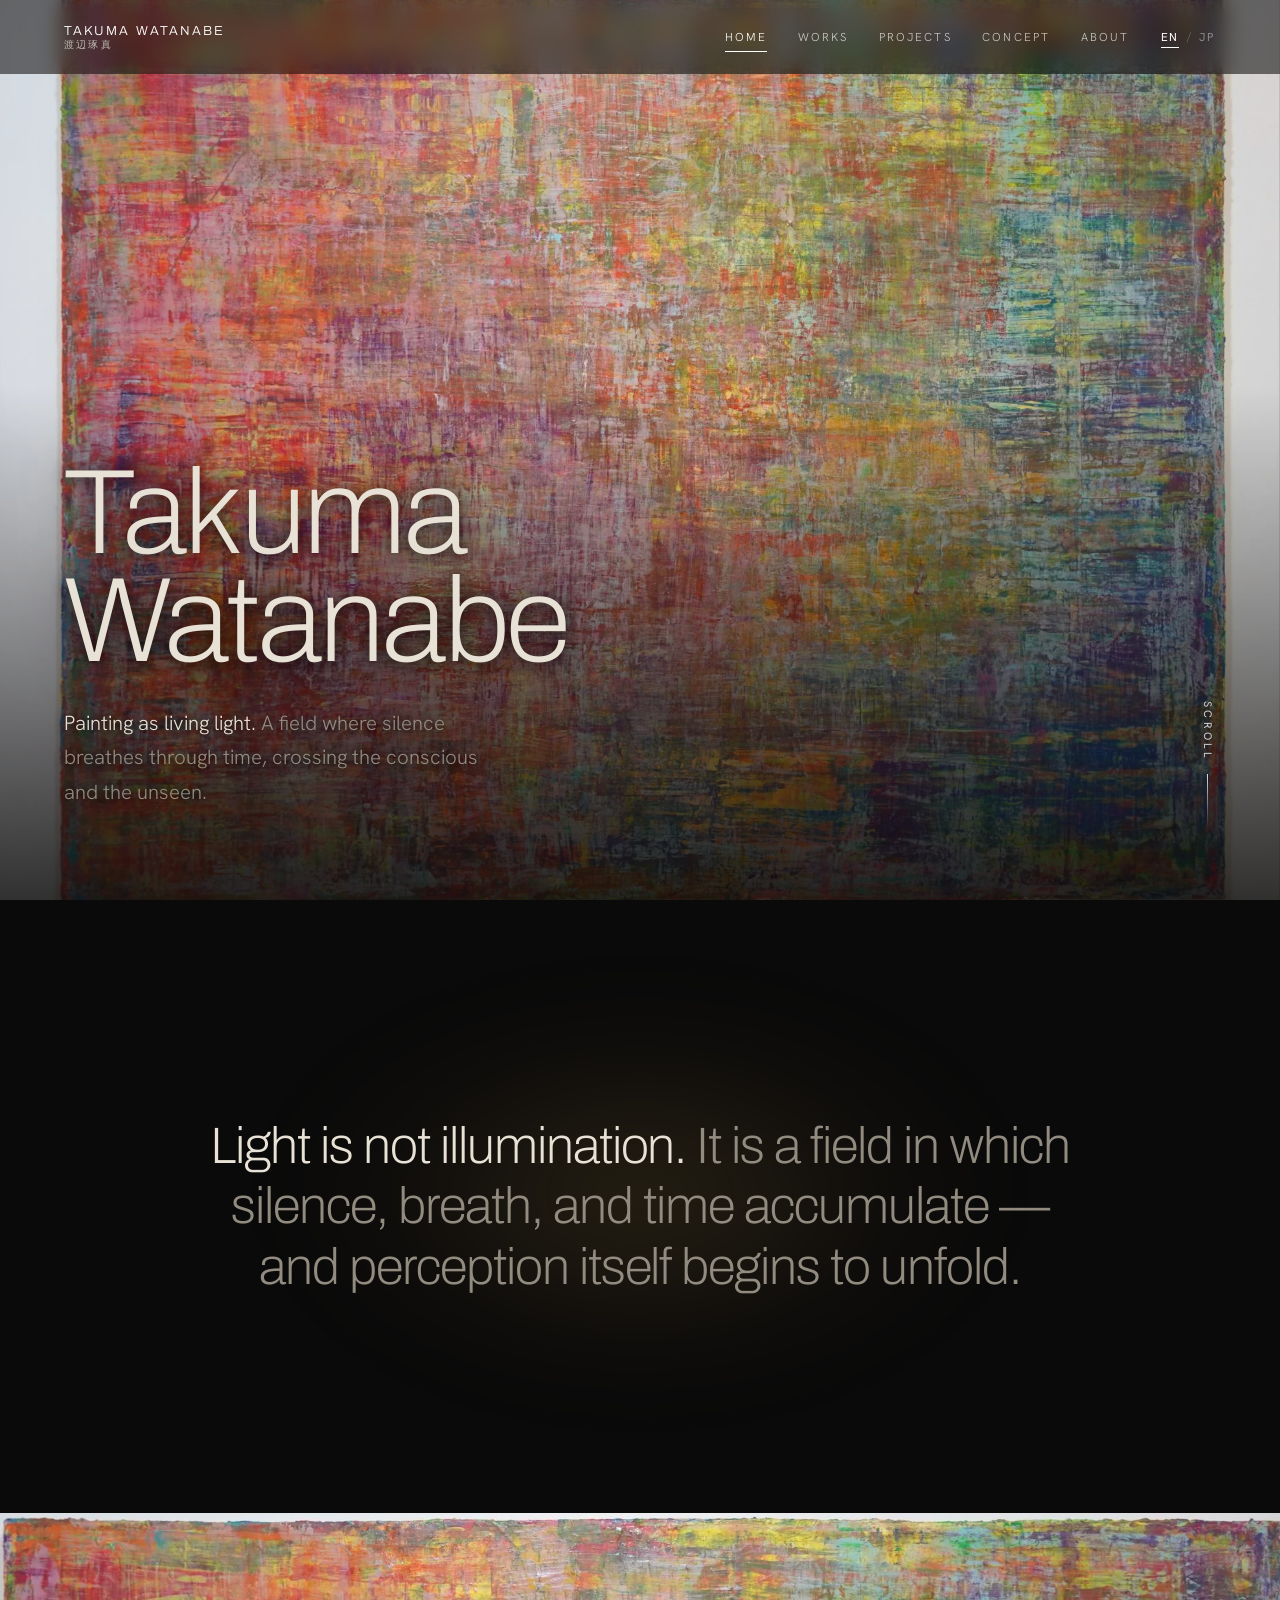
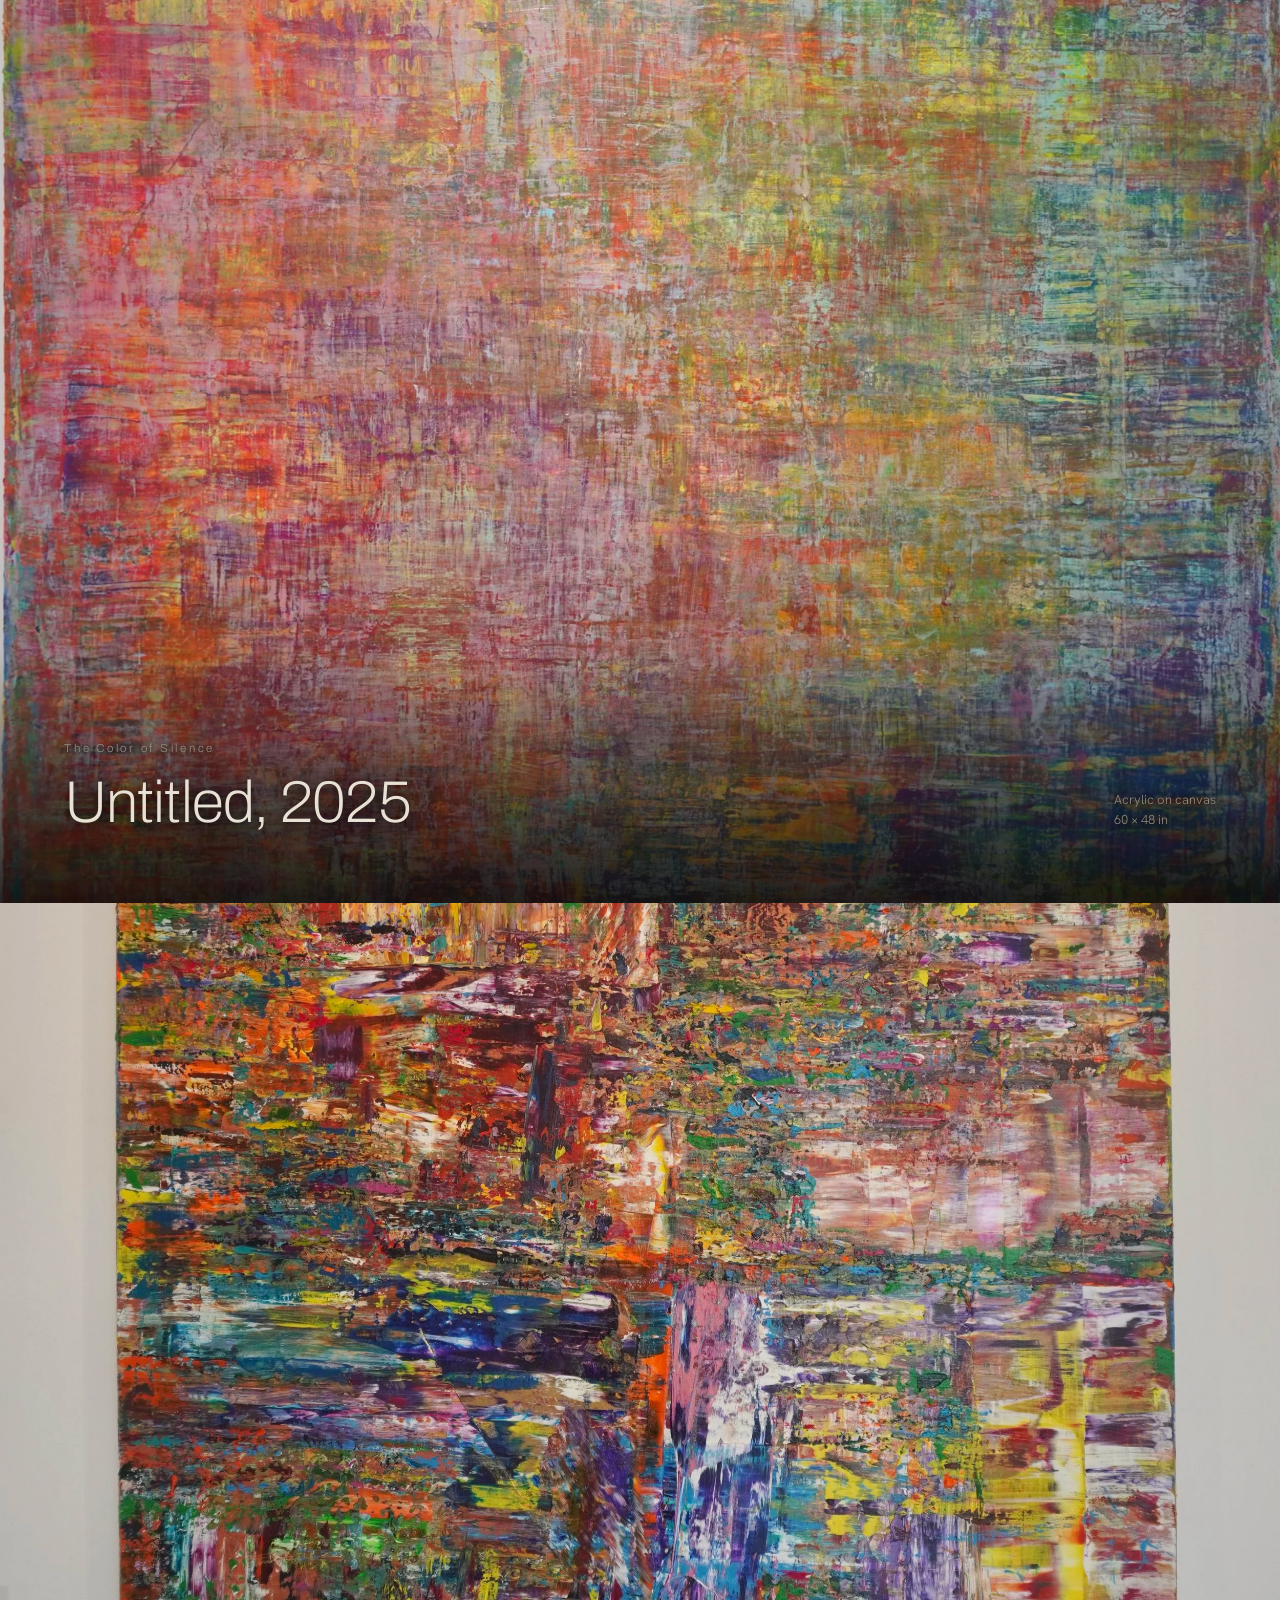
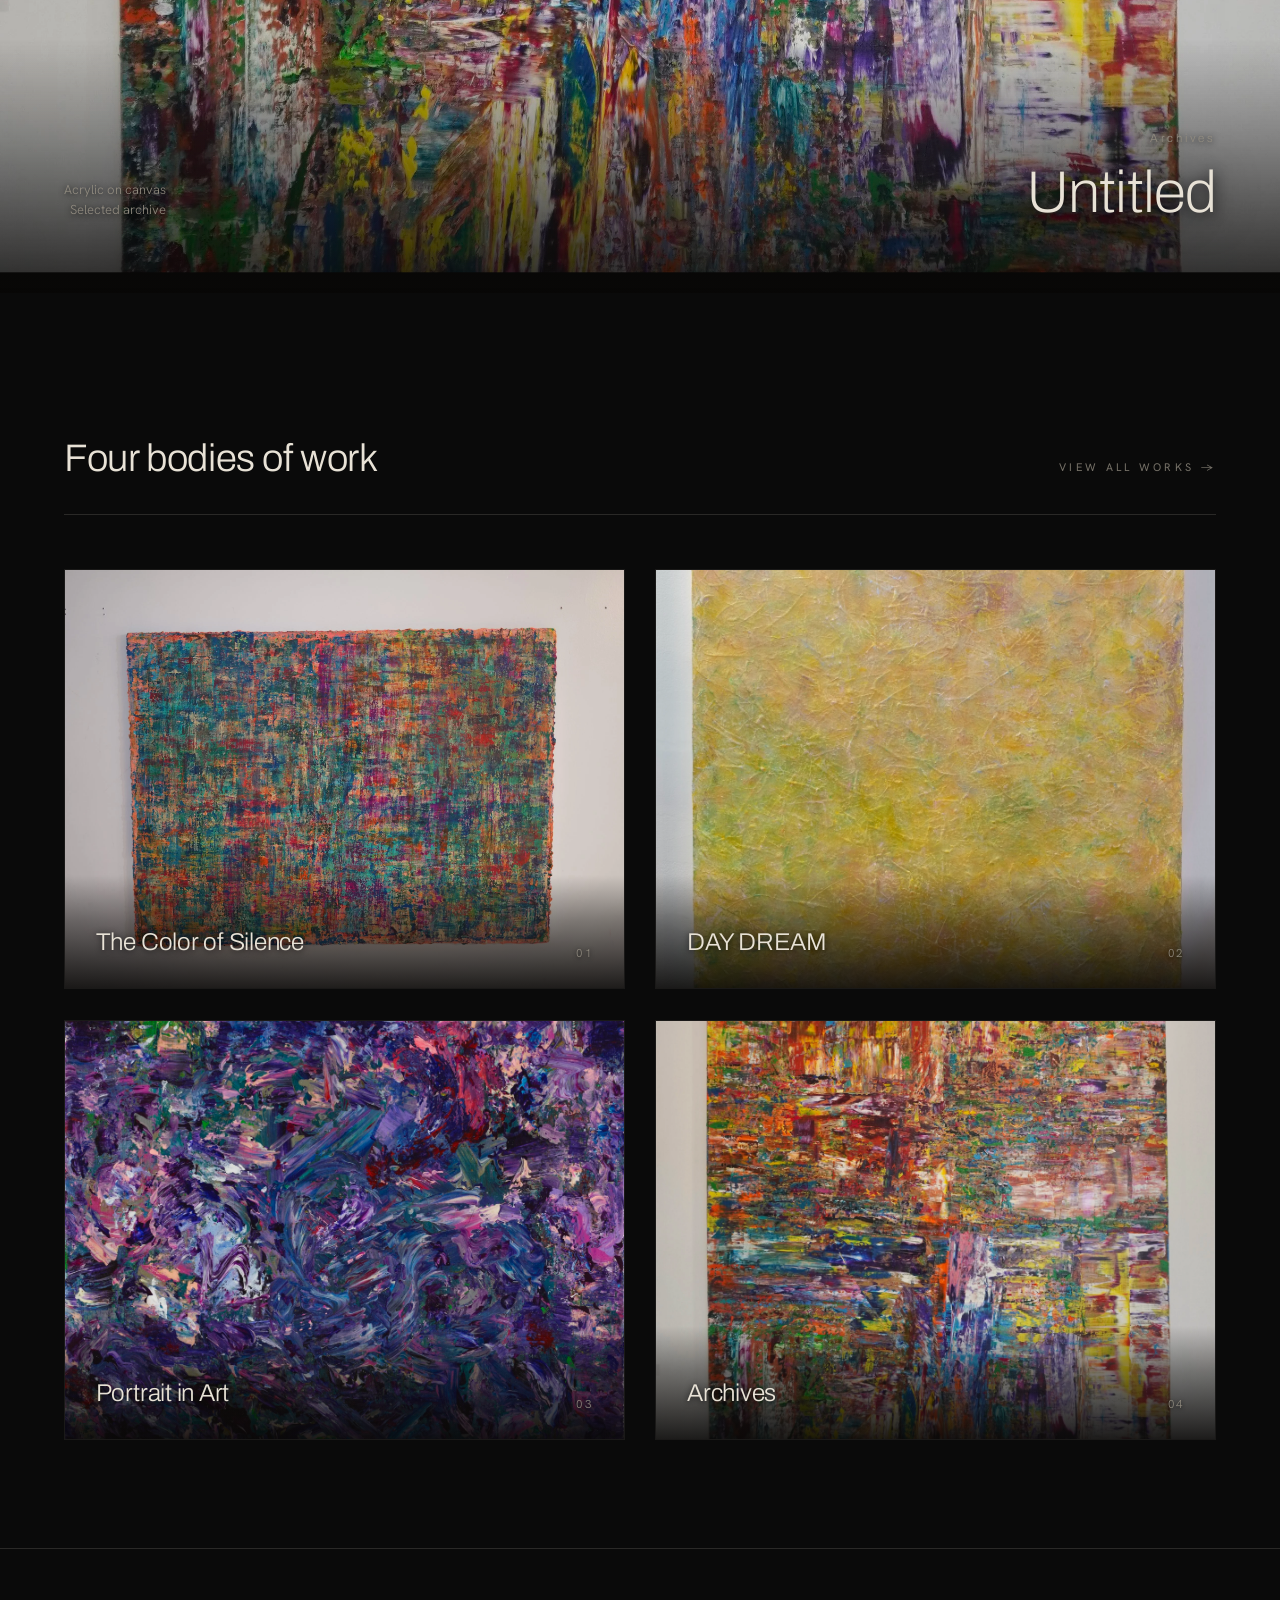
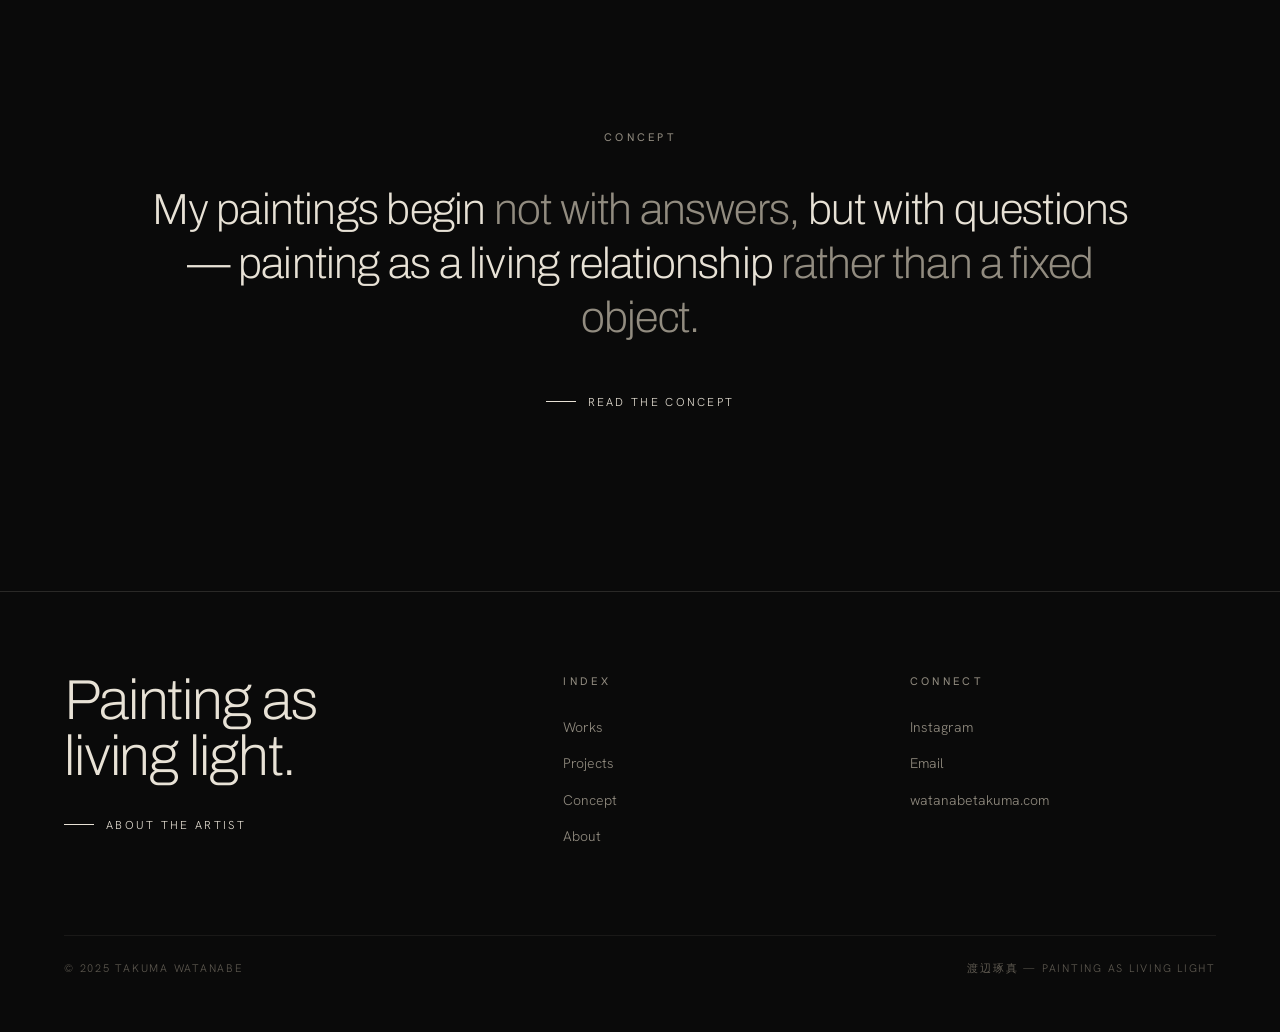
<file: index.html>
<!DOCTYPE html>
<html lang="en">
<head>
<meta charset="UTF-8" />
<meta name="viewport" content="width=device-width, initial-scale=1.0" />
<title>Takuma Watanabe — Painting as Living Light</title>
<meta name="description" content="Takuma Watanabe (b. 1985) is a Japanese abstract painter exploring light as a lived dimension of perception." />
<script>try{if((localStorage.getItem('tw-lang')||'en')==='jp')document.documentElement.classList.add('lang-jp');}catch(e){}</script>
<link rel="preconnect" href="https://fonts.googleapis.com" />
<link rel="preconnect" href="https://fonts.gstatic.com" crossorigin />
<link href="https://fonts.googleapis.com/css2?family=Archivo:wght@300;400;500&family=Archivo+Expanded:wght@200;300;400&family=Hanken+Grotesk:wght@300;400;500&family=Noto+Sans+JP:wght@200;300;400;500&display=swap" rel="stylesheet" />
<link rel="stylesheet" href="assets/site.css" />
<style>
  /* HERO */
  .hero{position:relative;height:100vh;min-height:600px;overflow:hidden}
  .hero .htext{position:absolute;z-index:4;left:0;right:0;bottom:0;padding:clamp(40px,8vh,100px) var(--pad) clamp(46px,10vh,120px);background:linear-gradient(to top,rgba(8,7,6,0.78) 0%,rgba(8,7,6,0.3) 60%,transparent 100%)}
  .hero h1{font-family:var(--display);font-weight:200;font-size:clamp(46px,9.4vw,150px);line-height:0.9;letter-spacing:-0.02em;text-shadow:0 2px 16px rgba(0,0,0,0.85),0 0 48px rgba(0,0,0,0.5)}
  .hero h1 .lng-jp{font-weight:200;letter-spacing:0.02em}
  .hero .tag{margin-top:30px;max-width:38ch;font-size:clamp(15px,1.6vw,21px);line-height:1.7;color:var(--ink);text-shadow:0 1px 8px rgba(0,0,0,0.9)}
  .hero .tag .mute{color:var(--ink-mute)}
  .hero .tag .lng-jp{line-height:1.9}

  /* INTRO */
  .intro{position:relative;padding:24vh var(--pad);text-align:center;overflow:hidden}
  .intro .glow{position:absolute;left:50%;top:48%;transform:translate(-50%,-50%);width:120vw;height:86vh;z-index:0;
    background:radial-gradient(ellipse 38% 44% at 50% 50%,rgba(201,162,75,0.14),rgba(150,100,50,0.045) 42%,transparent 66%);filter:blur(24px)}
  .intro .inner{position:relative;z-index:2;max-width:880px;margin:0 auto}
  .intro p{font-family:var(--display);font-weight:200;font-size:clamp(26px,4vw,56px);line-height:1.18;letter-spacing:-0.02em}
  .intro p .mute{color:var(--ink-mute)}
  .intro .em{color:var(--ink)}
  .intro p .lng-jp{line-height:1.5}

  /* FEATURED PLATE */
  .plate{position:relative;height:110vh;min-height:560px;overflow:hidden;display:flex;align-items:flex-end}
  .plate .meta{position:relative;z-index:4;padding:clamp(60px,10vh,120px) var(--pad) clamp(44px,8vh,88px);width:100%;
    display:flex;align-items:flex-end;justify-content:space-between;gap:24px;
    background:linear-gradient(to top,rgba(8,7,6,0.82) 0%,rgba(8,7,6,0.3) 60%,transparent 100%)}
  .plate.right .meta{flex-direction:row-reverse;text-align:right}
  .plate .meta .pl{font-family:var(--display);font-size:11.5px;letter-spacing:.24em;color:var(--ink-mute);margin-bottom:16px;display:block;text-shadow:0 1px 6px rgba(0,0,0,0.9)}
  .plate .meta h2{font-family:var(--display);font-weight:200;font-size:clamp(28px,4.6vw,66px);line-height:0.98;letter-spacing:-0.015em;text-shadow:0 2px 14px rgba(0,0,0,0.9),0 0 40px rgba(0,0,0,0.5)}
  .plate .meta .dim{font-size:13px;color:var(--ink-mute);max-width:24ch;line-height:1.6;text-shadow:0 1px 6px rgba(0,0,0,0.9)}

  /* BODIES OF WORK */
  .bodies{padding:15vh var(--pad) 12vh;max-width:var(--maxw);margin:0 auto}
  .bodies .shead{display:flex;justify-content:space-between;align-items:baseline;border-bottom:1px solid var(--line);padding-bottom:24px;margin-bottom:6vh;gap:18px;flex-wrap:wrap}
  .bodies .shead h2{font-family:var(--display);font-weight:300;font-size:clamp(24px,3vw,40px);letter-spacing:-0.01em}
  .series-grid{display:grid;grid-template-columns:repeat(2,1fr);gap:clamp(16px,2.4vw,40px)}
  a.series{position:relative;display:block;aspect-ratio:4/3;overflow:hidden;border:1px solid var(--line-soft);transition:border-color .5s}
  a.series:hover{border-color:var(--line)}
  a.series img{width:100%;height:100%;object-fit:cover;transition:transform 1.2s cubic-bezier(.2,.7,.2,1)}
  a.series:hover img{transform:scale(1.04)}
  a.series .ov{display:none}
  a.series .lab{position:absolute;left:0;right:0;bottom:0;z-index:3;padding:48px clamp(20px,2.4vw,32px) 26px;display:flex;align-items:flex-end;justify-content:space-between;gap:16px;background:linear-gradient(to top,rgba(8,7,6,0.88) 0%,rgba(8,7,6,0.4) 60%,transparent 100%)}
  a.series .lab h3{font-family:var(--display);font-weight:300;font-size:clamp(19px,1.9vw,26px);letter-spacing:-0.01em;text-shadow:0 1px 6px rgba(0,0,0,0.8)}
  a.series .lab h3 .lng-jp{font-family:"Noto Sans JP",var(--sans);font-weight:300}
  a.series .lab .n{font-size:11.5px;letter-spacing:.2em;color:var(--ink-mute);text-transform:uppercase;text-shadow:0 1px 4px rgba(0,0,0,0.8)}
  a.series .arrow{position:absolute;top:24px;right:24px;z-index:3;width:30px;height:30px;opacity:0;transform:translateY(-6px);transition:.5s}
  a.series:hover .arrow{opacity:1;transform:none}
  a.series .arrow svg{width:100%;height:100%;stroke:var(--ink);fill:none;stroke-width:1}

  /* CONCEPT TEASER */
  .ctease{position:relative;padding:20vh var(--pad);overflow:hidden;border-top:1px solid var(--line)}
  .ctease .inner{position:relative;z-index:2;max-width:1000px;margin:0 auto;text-align:center}
  .ctease .micro{margin-bottom:36px}
  .ctease p{font-family:var(--display);font-weight:200;font-size:clamp(24px,3.4vw,46px);line-height:1.24;letter-spacing:-0.018em}
  .ctease p .mute{color:var(--ink-mute)}
  .ctease p .lng-jp{line-height:1.5}
  .ctease .cta{display:inline-flex;align-items:center;gap:12px;font-size:11.5px;letter-spacing:.2em;text-transform:uppercase;margin-top:48px}
  .ctease .cta .ln{width:30px;height:1px;background:var(--ink);transition:width .45s}
  .ctease .cta:hover .ln{width:54px}

  @media(max-width:820px){
    .series-grid{grid-template-columns:1fr}
    .plate{height:86vh}
    .plate .meta{flex-direction:column;align-items:flex-start;text-align:left}
    .plate.right .meta{flex-direction:column;text-align:left}
  }
</style>
</head>
<body class="page-home">

<header class="nav" id="nav">
  <a class="wordmark" href="index.html">Takuma Watanabe<span class="jp">渡辺琢真</span></a>
  <div class="nav-right">
    <nav class="nav-links">
      <a href="index.html" aria-current="page"><span class="lng-en">Home</span><span class="lng-jp">ホーム</span></a>
      <a href="works.html"><span class="lng-en">Works</span><span class="lng-jp">作品</span></a>
      <a href="projects.html"><span class="lng-en">Projects</span><span class="lng-jp">プロジェクト</span></a>
      <a href="concept.html"><span class="lng-en">Concept</span><span class="lng-jp">コンセプト</span></a>
      <a href="about.html"><span class="lng-en">About</span><span class="lng-jp">について</span></a>
    </nav>
    <div class="lang-toggle" role="group" aria-label="Language">
      <button type="button" data-setlang="en" class="on">EN</button>
      <span class="sep">/</span>
      <button type="button" data-setlang="jp">JP</button>
    </div>
    <button class="nav-burger" aria-label="Menu"><span></span><span></span><span></span></button>
  </div>
</header>

<main>
  <!-- HERO -->
  <section class="hero">
    <div class="bleed" data-parallax="0.2"><img src="art/hero.webp" alt="Untitled — The Color of Silence, acrylic on canvas" /></div>
    <div class="vignette"></div>
    <div class="scrim-full"></div>
    <div class="htext">
      <h1><span class="lng-en">Takuma<br />Watanabe</span><span class="lng-jp">渡辺<br />琢真</span></h1>
      <p class="tag">
        <span class="lng-en">Painting as living light. <span class="mute">A field where silence breathes through time, crossing the conscious and the unseen.</span></span>
        <span class="lng-jp">絵画は、生きた光として。<span class="mute">沈黙が時間を通して息づく場、意識と見えざるものが交差するところ。</span></span>
      </p>
    </div>
    <div class="scrollcue"><span class="micro"><span class="lng-en">Scroll</span><span class="lng-jp">スクロール</span></span><span class="ln"></span></div>
  </section>

  <!-- INTRO -->
  <section class="intro">
    <div class="glow"></div>
    <div class="inner">
      <p class="reveal">
        <span class="lng-en"><span class="em">Light is not illumination.</span> <span class="mute">It is a field in which silence, breath, and time accumulate — and perception itself begins to unfold.</span></span>
        <span class="lng-jp"><span class="em">光とは、照明ではありません。</span><span class="mute">それは沈黙と息吹、そして時間が積層する場——知覚そのものが展開しはじめる場所です。</span></span>
      </p>
    </div>
  </section>

  <!-- FEATURED PLATE 01 -->
  <section class="plate">
    <div class="bleed" data-parallax="0.16"><img src="art/p1.webp" alt="Untitled — The Color of Silence" /></div>
    <div class="vignette"></div>
    <div class="scrim-b"></div>
    <div class="meta reveal">
      <div>
        <span class="pl"><span class="lng-en">The Color of Silence</span><span class="lng-jp">沈黙の色彩</span></span>
        <h2><span class="lng-en">Untitled, 2025</span><span class="lng-jp">無題, 2025</span></h2>
      </div>
      <div class="dim">
        <span class="lng-en">Acrylic on canvas<br />60 × 48 in</span>
        <span class="lng-jp">アクリル、キャンバス<br />60 × 48 in</span>
      </div>
    </div>
  </section>

  <!-- FEATURED PLATE 02 -->
  <section class="plate right">
    <div class="bleed" data-parallax="0.16"><img src="art/archives.webp" alt="Untitled — Archives" /></div>
    <div class="vignette"></div>
    <div class="scrim-b"></div>
    <div class="meta reveal">
      <div>
        <span class="pl"><span class="lng-en">Archives</span><span class="lng-jp">アーカイブ</span></span>
        <h2><span class="lng-en">Untitled</span><span class="lng-jp">無題</span></h2>
      </div>
      <div class="dim">
        <span class="lng-en">Acrylic on canvas<br />Selected archive</span>
        <span class="lng-jp">アクリル、キャンバス<br />アーカイブより</span>
      </div>
    </div>
  </section>

  <!-- BODIES OF WORK -->
  <section class="bodies">
    <div class="shead reveal">
      <h2><span class="lng-en">Four bodies of work</span><span class="lng-jp">作品について</span></h2>
      <a class="micro" href="works.html" style="opacity:.8"><span class="lng-en">View all works →</span><span class="lng-jp">すべての作品を見る →</span></a>
    </div>
    <div class="series-grid">
      <a class="series reveal" href="works.html#color-of-silence">
        <img src="art/p6.webp" alt="The Color of Silence" />
        <div class="ov"></div>
        <span class="arrow"><svg viewBox="0 0 24 24"><path d="M5 19L19 5M19 5H8M19 5V16"/></svg></span>
        <div class="lab"><h3><span class="lng-en">The Color of Silence</span><span class="lng-jp">沈黙の色彩</span></h3><span class="n">01</span></div>
      </a>
      <a class="series reveal" href="works.html#day-dream">
        <img src="art/daydream.webp" alt="DAY DREAM" />
        <div class="ov"></div>
        <span class="arrow"><svg viewBox="0 0 24 24"><path d="M5 19L19 5M19 5H8M19 5V16"/></svg></span>
        <div class="lab"><h3><span class="lng-en">DAY DREAM</span><span class="lng-jp">デイドリーム</span></h3><span class="n">02</span></div>
      </a>
      <a class="series reveal" href="works.html#portrait-in-art">
        <img src="art/portrait-art.webp" alt="Portrait in Art" />
        <div class="ov"></div>
        <span class="arrow"><svg viewBox="0 0 24 24"><path d="M5 19L19 5M19 5H8M19 5V16"/></svg></span>
        <div class="lab"><h3><span class="lng-en">Portrait in Art</span><span class="lng-jp">アート内の肖像</span></h3><span class="n">03</span></div>
      </a>
      <a class="series reveal" href="works.html#archives">
        <img src="art/archives.webp" alt="Archives" />
        <div class="ov"></div>
        <span class="arrow"><svg viewBox="0 0 24 24"><path d="M5 19L19 5M19 5H8M19 5V16"/></svg></span>
        <div class="lab"><h3><span class="lng-en">Archives</span><span class="lng-jp">アーカイブ</span></h3><span class="n">04</span></div>
      </a>
    </div>
  </section>

  <!-- CONCEPT TEASER -->
  <section class="ctease">
    <div class="inner">
      <div class="micro reveal"><span class="lng-en">Concept</span><span class="lng-jp">コンセプト</span></div>
      <p class="reveal">
        <span class="lng-en">My paintings begin <span class="mute">not with answers,</span> but with questions — painting as a living relationship <span class="mute">rather than a fixed object.</span></span>
        <span class="lng-jp">私の絵画は、答えからではなく、<span class="mute">問いから始まります</span>——固定された物体ではなく、<span class="mute">生きた関係としての絵画。</span></span>
      </p>
      <a class="cta reveal" href="concept.html"><span class="ln"></span> <span class="lng-en">Read the concept</span><span class="lng-jp">コンセプトを読む</span></a>
    </div>
  </section>
</main>

<footer class="foot">
  <div class="inner">
    <div class="top">
      <div>
        <div class="big reveal"><span class="lng-en">Painting as<br />living light.</span><span class="lng-jp">絵画は、<br />生きた光として。</span></div>
        <a class="cta reveal" href="about.html"><span class="ln"></span> <span class="lng-en">About the artist</span><span class="lng-jp">作家について</span></a>
      </div>
      <div class="col reveal">
        <div class="micro"><span class="lng-en">Index</span><span class="lng-jp">ページ</span></div>
        <a href="works.html"><span class="lng-en">Works</span><span class="lng-jp">作品</span></a>
        <a href="projects.html"><span class="lng-en">Projects</span><span class="lng-jp">プロジェクト</span></a>
        <a href="concept.html"><span class="lng-en">Concept</span><span class="lng-jp">コンセプト</span></a>
        <a href="about.html"><span class="lng-en">About</span><span class="lng-jp">について</span></a>
      </div>
      <div class="col reveal">
        <div class="micro"><span class="lng-en">Connect</span><span class="lng-jp">コンタクト</span></div>
        <a href="https://www.instagram.com" target="_blank" rel="noopener">Instagram</a>
        <a href="mailto:studio@watanabetakuma.com"><span class="lng-en">Email</span><span class="lng-jp">メール</span></a>
        <a href="https://www.watanabetakuma.com" target="_blank" rel="noopener">watanabetakuma.com</a>
      </div>
    </div>
    <div class="base">
      <span>© 2025 Takuma Watanabe</span>
      <span><span class="lng-en">渡辺琢真 — Painting as living light</span><span class="lng-jp">渡辺琢真 ― 絵画は、生きた光として</span></span>
    </div>
  </div>
</footer>

<script src="assets/site.js"></script>
</body>
</html>
</file>
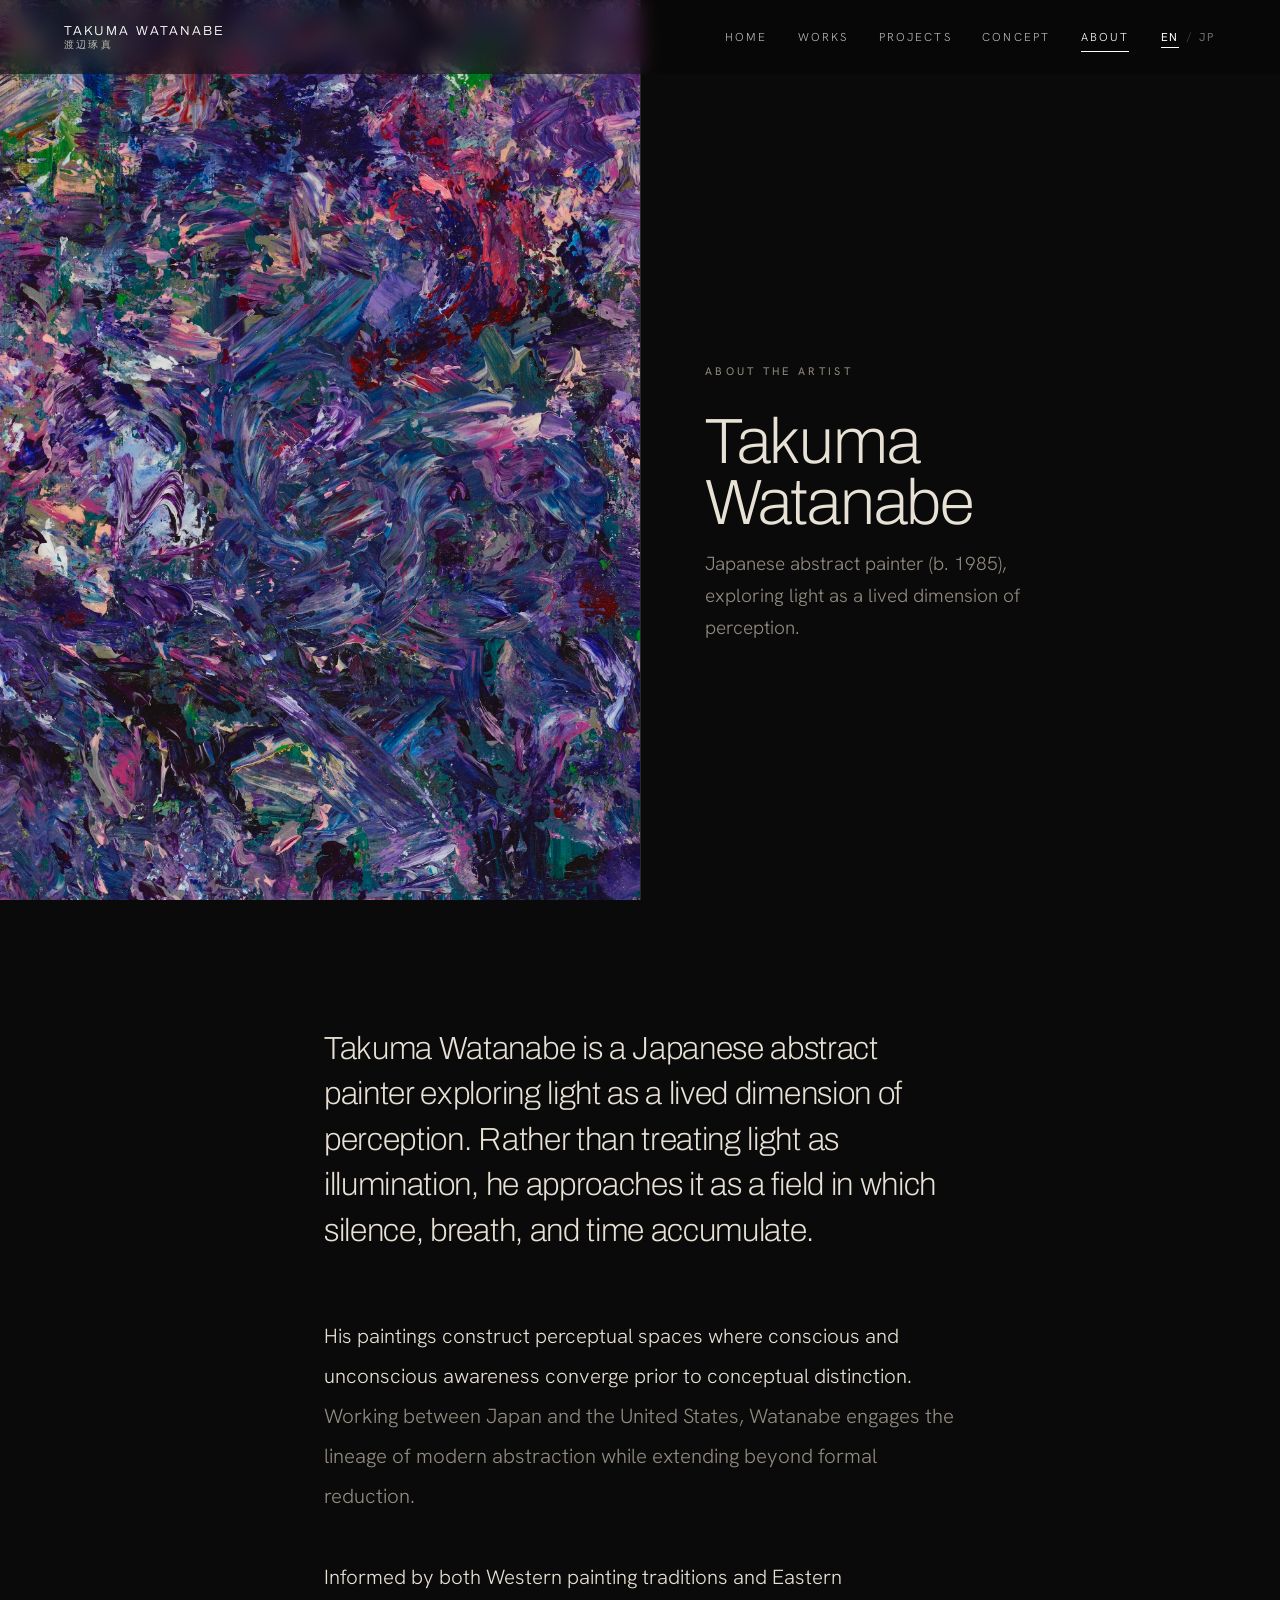
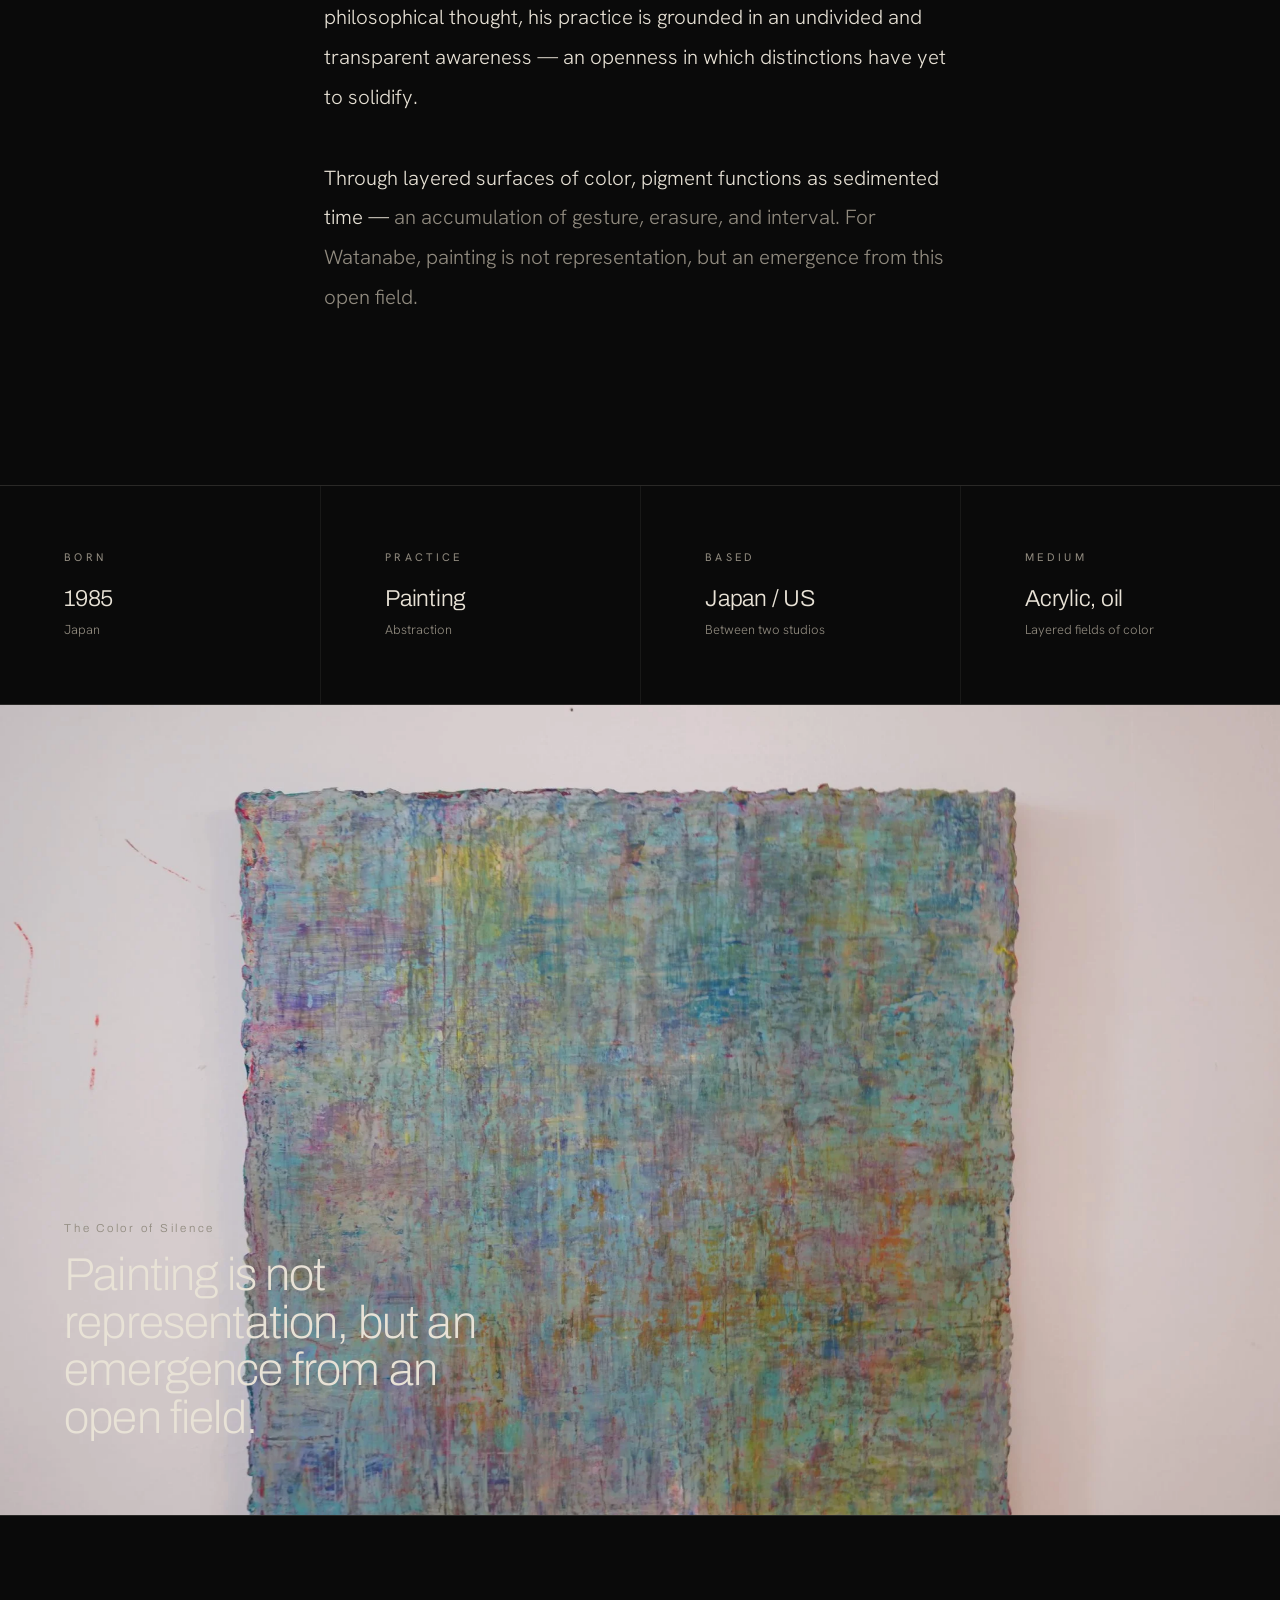
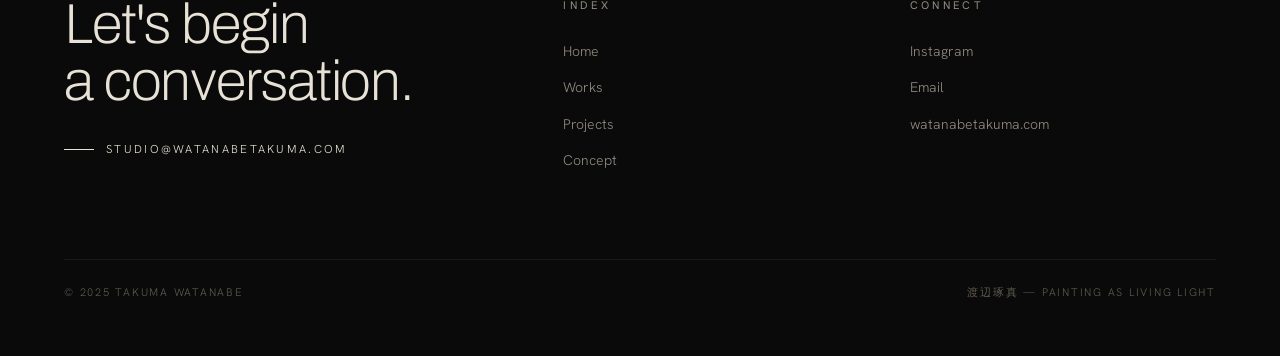
<file: about.html>
<!DOCTYPE html>
<html lang="en">
<head>
<meta charset="UTF-8" />
<meta name="viewport" content="width=device-width, initial-scale=1.0" />
<title>About — Takuma Watanabe</title>
<script>try{if((localStorage.getItem('tw-lang')||'en')==='jp')document.documentElement.classList.add('lang-jp');}catch(e){}</script>
<link rel="preconnect" href="https://fonts.googleapis.com" />
<link rel="preconnect" href="https://fonts.gstatic.com" crossorigin />
<link href="https://fonts.googleapis.com/css2?family=Archivo:wght@300;400;500&family=Archivo+Expanded:wght@200;300;400&family=Hanken+Grotesk:wght@300;400;500&family=Noto+Sans+JP:wght@200;300;400;500&display=swap" rel="stylesheet" />
<link rel="stylesheet" href="assets/site.css" />
<style>
  .ahero{display:grid;grid-template-columns:1fr 1fr;min-height:100vh;align-items:stretch}
  .ahero .img{position:relative;overflow:hidden;min-height:60vh}
  .ahero .img .bleed{inset:-8% 0}
  .ahero .img .vg{position:absolute;inset:0;z-index:2;pointer-events:none;background:radial-gradient(120% 120% at 50% 50%,transparent 58%,rgba(8,7,6,.5))}
  .ahero .body{display:flex;flex-direction:column;justify-content:center;padding:24vh var(--pad) 12vh;border-left:1px solid var(--line)}
  .ahero .body .micro{margin-bottom:30px}
  .ahero .body h1{font-family:var(--display);font-weight:200;font-size:clamp(38px,5vw,80px);line-height:0.96;letter-spacing:-0.02em;margin-bottom:14px}
  .ahero .body h1 .lng-jp{font-family:"Noto Sans JP",var(--sans);font-weight:200;letter-spacing:0.04em}
  .ahero .body .sub{font-size:clamp(15px,1.5vw,19px);color:var(--ink-mute);line-height:1.7;max-width:34ch}
  .ahero .body .sub .lng-jp{line-height:1.95}

  .bio{max-width:760px;margin:0 auto;padding:14vh var(--pad)}
  .bio p{font-size:clamp(16px,1.6vw,21px);line-height:1.95;color:var(--ink);margin-bottom:2em;font-weight:300}
  .bio p .mute{color:var(--ink-mute)}
  .bio p .lng-jp{line-height:2.15}
  .bio p.lead{font-family:var(--display);font-weight:200;font-size:clamp(21px,2.5vw,32px);line-height:1.42;letter-spacing:-0.01em}
  .bio p.lead .lng-jp{font-family:"Noto Sans JP",var(--sans);font-weight:200;line-height:1.75}

  .details{border-top:1px solid var(--line);border-bottom:1px solid var(--line)}
  .details .grid{max-width:var(--maxw);margin:0 auto;display:grid;grid-template-columns:repeat(4,1fr)}
  .details .cell{padding:7vh var(--pad);border-left:1px solid var(--line-soft)}
  .details .cell:first-child{border-left:0}
  .details .cell .micro{margin-bottom:18px}
  .details .cell .v{font-family:var(--display);font-weight:300;font-size:clamp(18px,1.8vw,23px);letter-spacing:-0.01em;line-height:1.2}
  .details .cell .v .lng-jp{font-family:"Noto Sans JP",var(--sans);font-weight:300}
  .details .cell .vsub{font-size:13px;color:var(--ink-mute);margin-top:8px}

  .closeplate{position:relative;height:90vh;min-height:480px;overflow:hidden;display:flex;align-items:flex-end}
  .closeplate .meta{position:relative;z-index:4;padding:0 var(--pad) clamp(44px,8vh,86px);max-width:var(--maxw);margin:0 auto;width:100%}
  .closeplate .meta .pl{font-family:var(--display);font-size:11.5px;letter-spacing:.24em;color:var(--ink-mute);display:block;margin-bottom:14px}
  .closeplate .meta .pl .lng-jp{font-family:"Noto Sans JP",var(--sans);letter-spacing:.14em}
  .closeplate .meta h2{font-family:var(--display);font-weight:200;font-size:clamp(26px,3.6vw,52px);line-height:1.04;letter-spacing:-0.018em;max-width:18ch}
  .closeplate .meta h2 .lng-jp{font-family:"Noto Sans JP",var(--sans);font-weight:200;line-height:1.4}

  @media(max-width:880px){
    .ahero{grid-template-columns:1fr}
    .ahero .img{order:1;min-height:60vh}
    .ahero .body{order:2;border-left:0;border-top:1px solid var(--line);padding-top:10vh}
    .details .grid{grid-template-columns:1fr 1fr}
    .details .cell{border-left:0;border-top:1px solid var(--line-soft)}
    .details .cell:nth-child(odd){border-left:0}
    .details .cell:nth-child(even){border-left:1px solid var(--line-soft)}
  }
</style>
</head>
<body class="page-about">

<header class="nav" id="nav">
  <a class="wordmark" href="index.html">Takuma Watanabe<span class="jp">渡辺琢真</span></a>
  <div class="nav-right">
    <nav class="nav-links">
      <a href="index.html"><span class="lng-en">Home</span><span class="lng-jp">ホーム</span></a>
      <a href="works.html"><span class="lng-en">Works</span><span class="lng-jp">作品</span></a>
      <a href="projects.html"><span class="lng-en">Projects</span><span class="lng-jp">プロジェクト</span></a>
      <a href="concept.html"><span class="lng-en">Concept</span><span class="lng-jp">コンセプト</span></a>
      <a href="about.html" aria-current="page"><span class="lng-en">About</span><span class="lng-jp">について</span></a>
    </nav>
    <div class="lang-toggle" role="group" aria-label="Language">
      <button type="button" data-setlang="en" class="on">EN</button>
      <span class="sep">/</span>
      <button type="button" data-setlang="jp">JP</button>
    </div>
    <button class="nav-burger" aria-label="Menu"><span></span><span></span><span></span></button>
  </div>
</header>

<main>
  <!-- HERO -->
  <section class="ahero">
    <div class="img">
      <div class="bleed" data-parallax="0.12"><img src="art/portrait-art.webp" alt="Untitled — Portrait in Art" /></div>
      <div class="vg"></div>
    </div>
    <div class="body">
      <div class="micro reveal"><span class="lng-en">About the artist</span><span class="lng-jp">作家について</span></div>
      <h1 class="reveal"><span class="lng-en">Takuma<br />Watanabe</span><span class="lng-jp">渡辺<br />琢真</span></h1>
      <p class="sub reveal">
        <span class="lng-en">Japanese abstract painter (b. 1985), exploring light as a lived dimension of perception.</span>
        <span class="lng-jp">光を知覚の生きた次元として探求する、日本の抽象画家（1985年生まれ）。</span>
      </p>
    </div>
  </section>

  <!-- BIO -->
  <section class="bio">
    <p class="lead reveal">
      <span class="lng-en">Takuma Watanabe is a Japanese abstract painter exploring light as a lived dimension of perception. Rather than treating light as illumination, he approaches it as a field in which silence, breath, and time accumulate.</span>
      <span class="lng-jp">渡辺琢真（1985年生まれ）は、光を知覚の生きた次元として探求する日本の抽象画家です。光を照明として捉えるのではなく、沈黙、息吹、時間が積層する場として接近します。</span>
    </p>
    <p class="reveal">
      <span class="lng-en">His paintings construct perceptual spaces where conscious and unconscious awareness converge prior to conceptual distinction. <span class="mute">Working between Japan and the United States, Watanabe engages the lineage of modern abstraction while extending beyond formal reduction.</span></span>
      <span class="lng-jp">彼の絵画は、意識と無意識の気づきが概念的区別に先立って収束する、知覚的空間を構築します。<span class="mute">日本とアメリカを拠点に活動する渡辺は、近代抽象の系譜に関わりながら、形式的還元を超えて展開します。</span></span>
    </p>
    <p class="reveal">
      <span class="lng-en">Informed by both Western painting traditions and Eastern philosophical thought, his practice is grounded in an undivided and transparent awareness — an openness in which distinctions have yet to solidify.</span>
      <span class="lng-jp">西洋絵画の伝統と東洋哲学思想の両方に影響を受け、その実践は未分割で透明な気づき——区別がいまだ固まっていない開かれた状態——に根ざしています。</span>
    </p>
    <p class="reveal">
      <span class="lng-en">Through layered surfaces of color, pigment functions as sedimented time — <span class="mute">an accumulation of gesture, erasure, and interval. For Watanabe, painting is not representation, but an emergence from this open field.</span></span>
      <span class="lng-jp">色彩を重ねた表面において、顔料は堆積した時間として機能します——身振り、消去、間隔の積み重ね。<span class="mute">渡辺にとって、絵画は表現ではなく、この開かれた場から生まれ出るものです。</span></span>
    </p>
  </section>

  <!-- DETAILS -->
  <section class="details">
    <div class="grid">
      <div class="cell reveal"><div class="micro"><span class="lng-en">Born</span><span class="lng-jp">生年</span></div><div class="v">1985</div><div class="vsub"><span class="lng-en">Japan</span><span class="lng-jp">日本</span></div></div>
      <div class="cell reveal"><div class="micro"><span class="lng-en">Practice</span><span class="lng-jp">実践</span></div><div class="v"><span class="lng-en">Painting</span><span class="lng-jp">絵画</span></div><div class="vsub"><span class="lng-en">Abstraction</span><span class="lng-jp">抽象</span></div></div>
      <div class="cell reveal"><div class="micro"><span class="lng-en">Based</span><span class="lng-jp">拠点</span></div><div class="v"><span class="lng-en">Japan / US</span><span class="lng-jp">日本 / アメリカ</span></div><div class="vsub"><span class="lng-en">Between two studios</span><span class="lng-jp">二つのスタジオを行き来して</span></div></div>
      <div class="cell reveal"><div class="micro"><span class="lng-en">Medium</span><span class="lng-jp">素材</span></div><div class="v"><span class="lng-en">Acrylic, oil</span><span class="lng-jp">アクリル、油彩</span></div><div class="vsub"><span class="lng-en">Layered fields of color</span><span class="lng-jp">重なり合う色の場</span></div></div>
    </div>
  </section>

  <!-- CLOSING PLATE -->
  <section class="closeplate">
    <div class="bleed" data-parallax="0.14"><img src="art/p8.webp" alt="Untitled — The Color of Silence" /></div>
    <div class="vignette"></div><div class="scrim-b"></div>
    <div class="meta reveal">
      <span class="pl"><span class="lng-en">The Color of Silence</span><span class="lng-jp">沈黙の色彩</span></span>
      <h2>
        <span class="lng-en">Painting is not representation, but an emergence from an open field.</span>
        <span class="lng-jp">絵画は表現ではなく、この開かれた場から生まれ出るものです。</span>
      </h2>
    </div>
  </section>
</main>

<footer class="foot">
  <div class="inner">
    <div class="top">
      <div>
        <div class="big reveal"><span class="lng-en">Let's begin<br />a conversation.</span><span class="lng-jp">対話を、<br />始めましょう。</span></div>
        <a class="cta reveal" href="mailto:studio@watanabetakuma.com"><span class="ln"></span> studio@watanabetakuma.com</a>
      </div>
      <div class="col reveal">
        <div class="micro"><span class="lng-en">Index</span><span class="lng-jp">ページ</span></div>
        <a href="index.html"><span class="lng-en">Home</span><span class="lng-jp">ホーム</span></a>
        <a href="works.html"><span class="lng-en">Works</span><span class="lng-jp">作品</span></a>
        <a href="projects.html"><span class="lng-en">Projects</span><span class="lng-jp">プロジェクト</span></a>
        <a href="concept.html"><span class="lng-en">Concept</span><span class="lng-jp">コンセプト</span></a>
      </div>
      <div class="col reveal">
        <div class="micro"><span class="lng-en">Connect</span><span class="lng-jp">コンタクト</span></div>
        <a href="https://www.instagram.com" target="_blank" rel="noopener">Instagram</a>
        <a href="mailto:studio@watanabetakuma.com"><span class="lng-en">Email</span><span class="lng-jp">メール</span></a>
        <a href="https://www.watanabetakuma.com" target="_blank" rel="noopener">watanabetakuma.com</a>
      </div>
    </div>
    <div class="base">
      <span>© 2025 Takuma Watanabe</span>
      <span><span class="lng-en">渡辺琢真 — Painting as living light</span><span class="lng-jp">渡辺琢真 ― 絵画は、生きた光として</span></span>
    </div>
  </div>
</footer>

<script src="assets/site.js"></script>
</body>
</html>
</file>
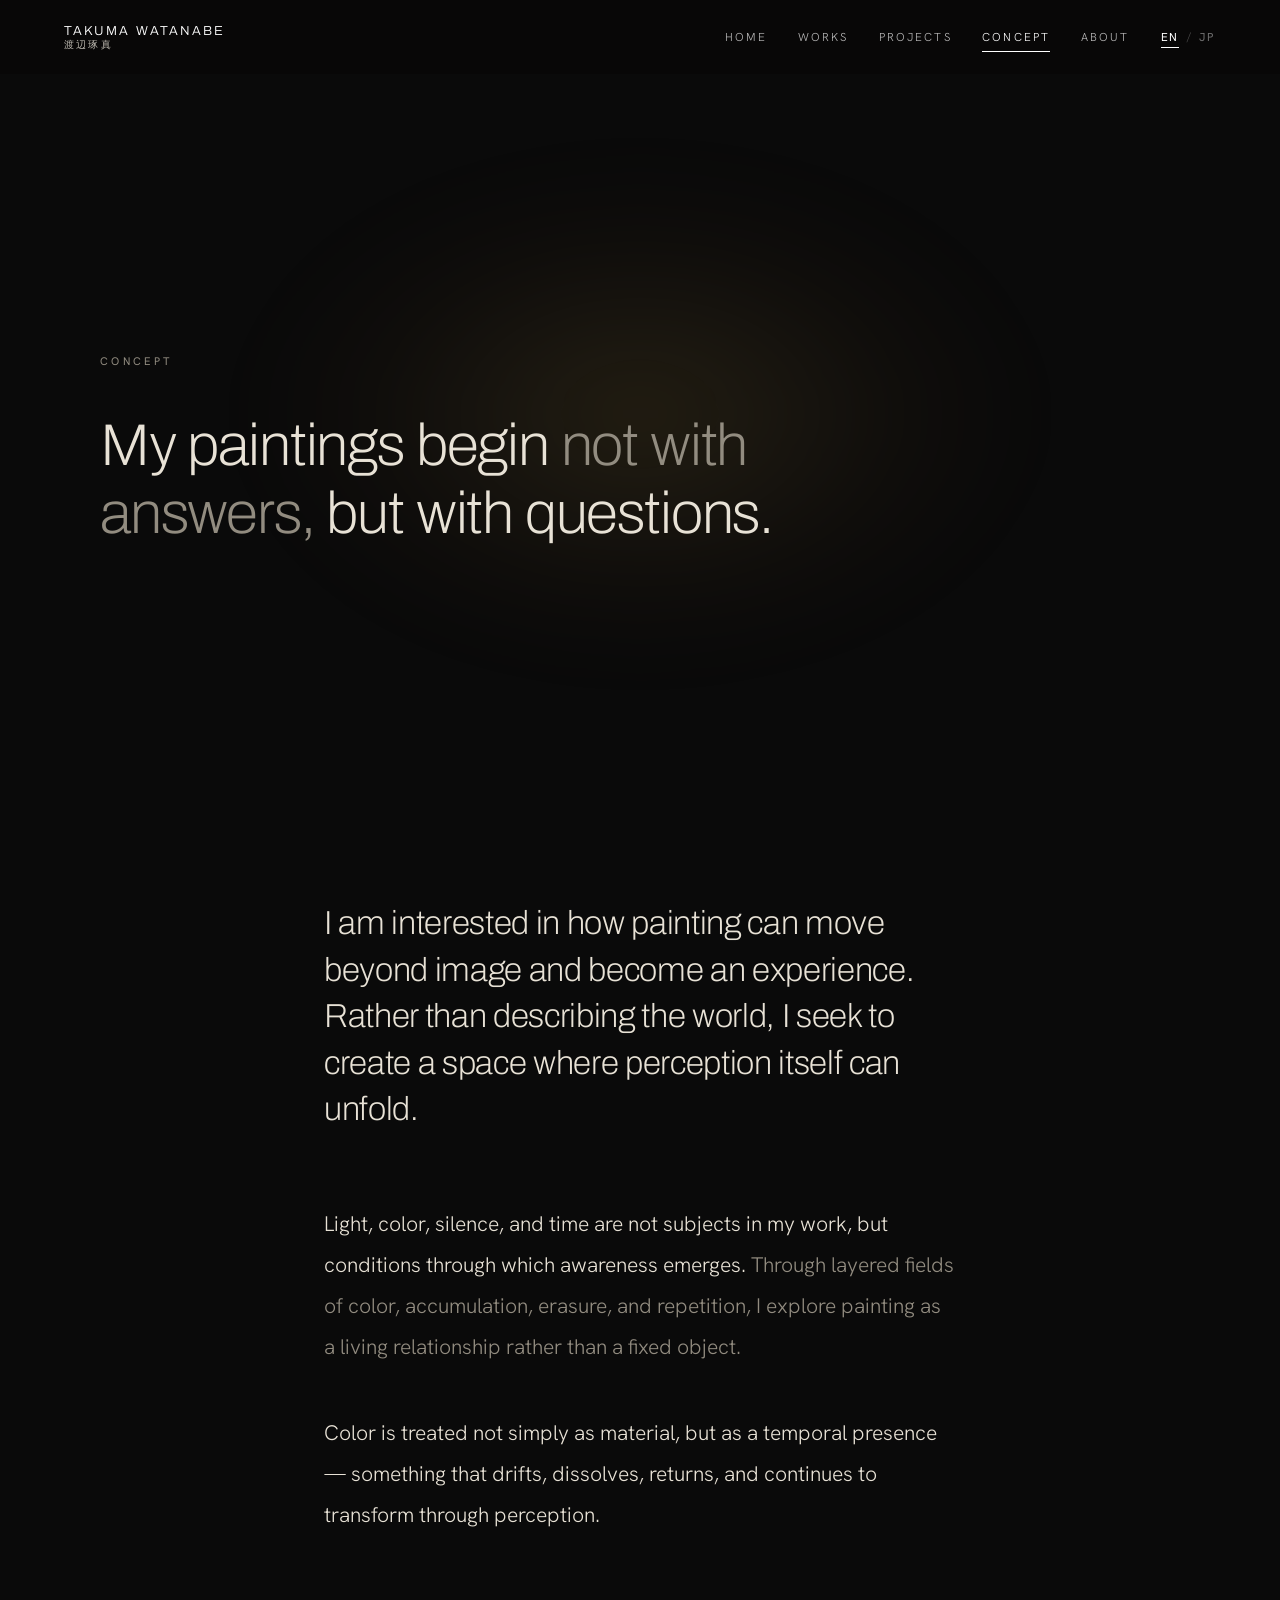
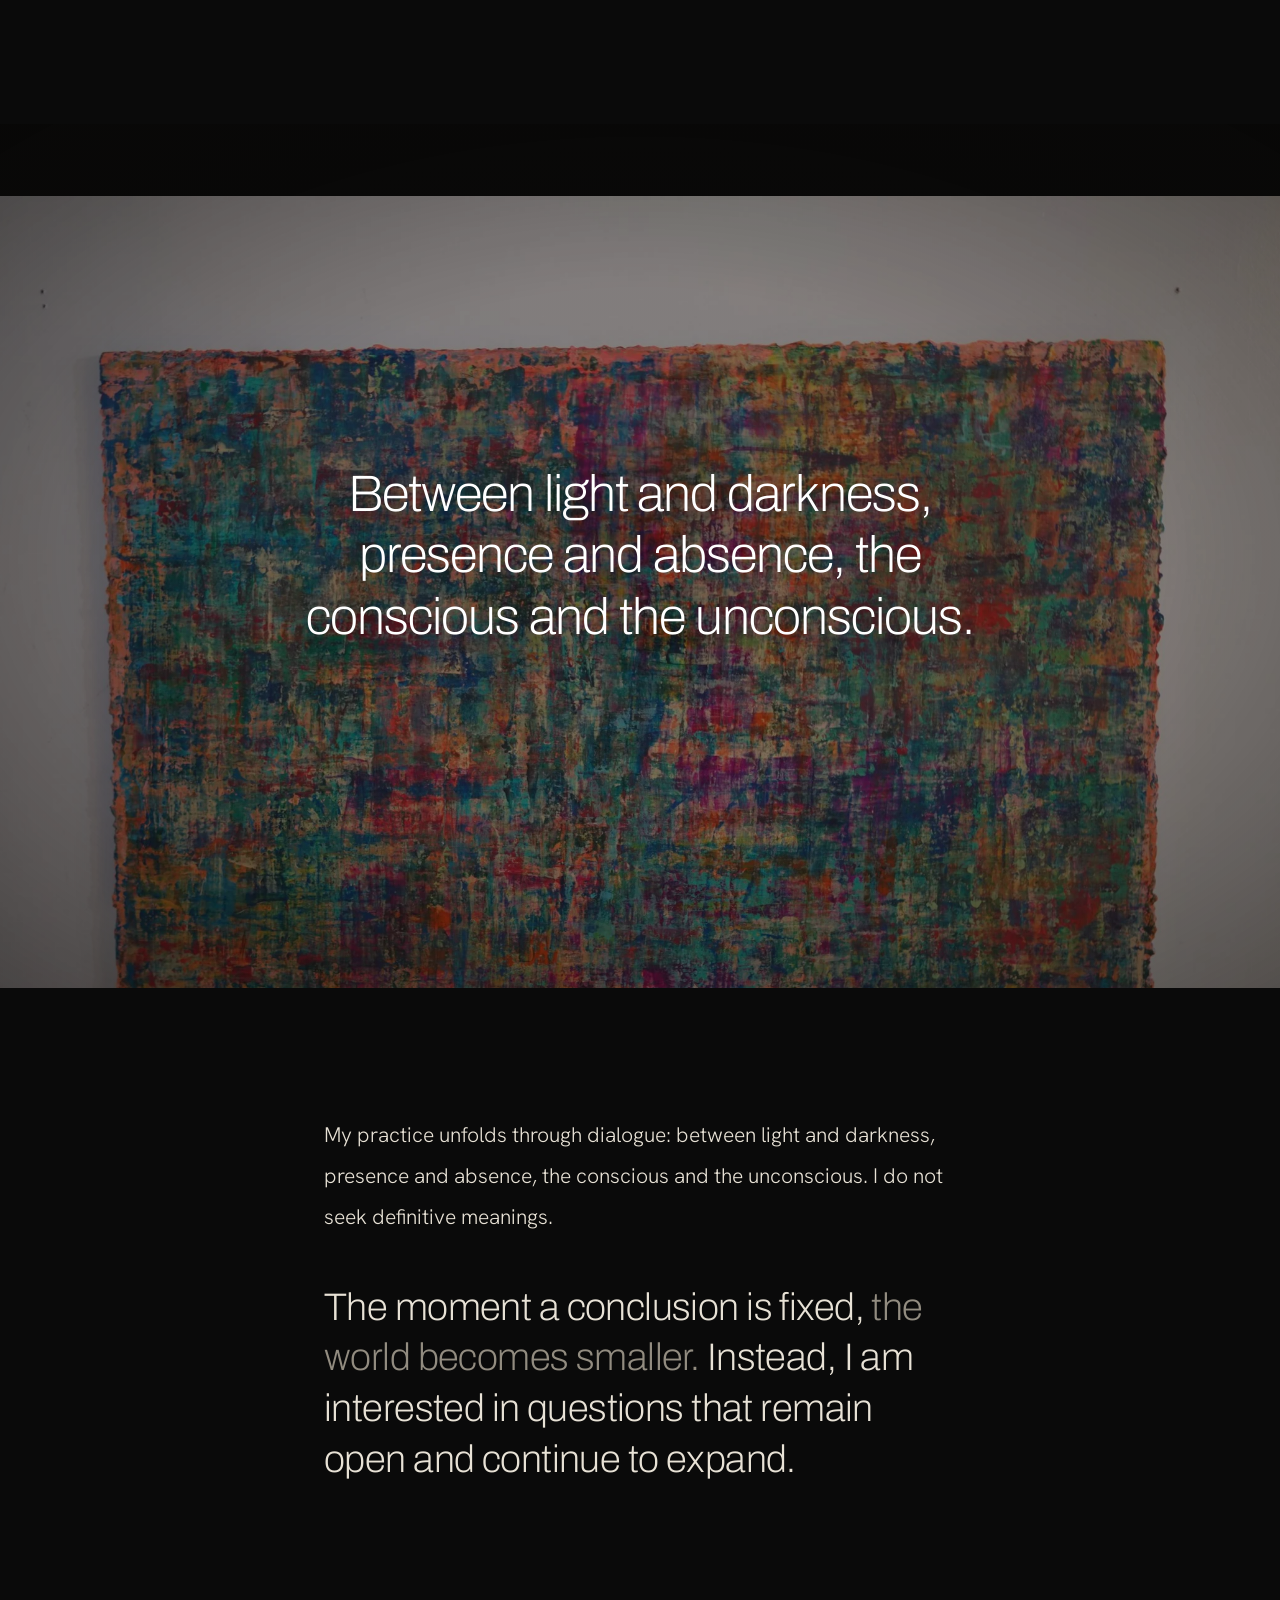
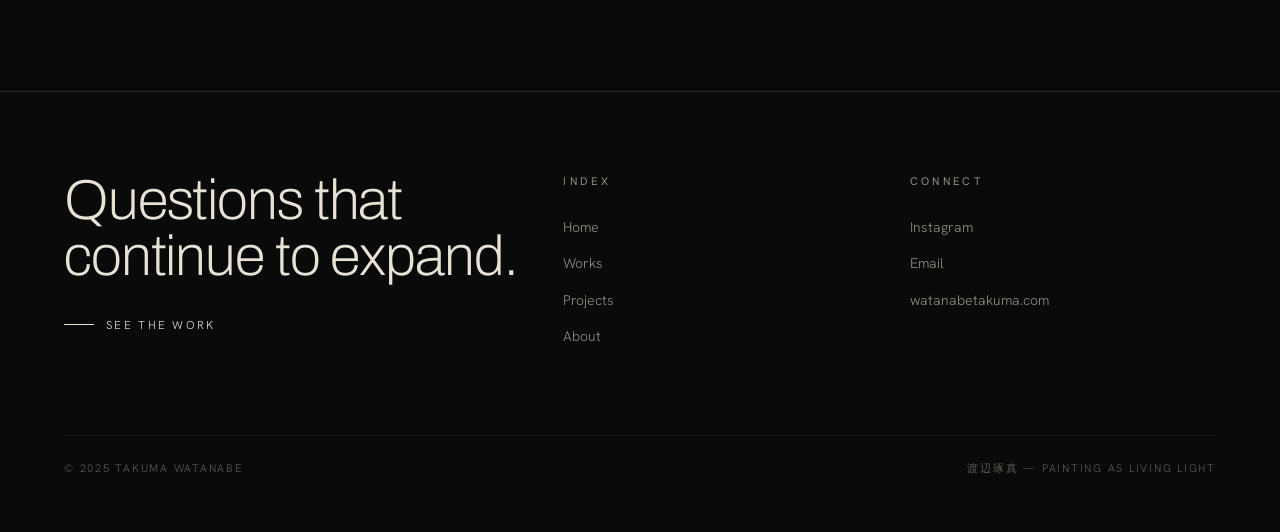
<file: concept.html>
<!DOCTYPE html>
<html lang="en">
<head>
<meta charset="UTF-8" />
<meta name="viewport" content="width=device-width, initial-scale=1.0" />
<title>Concept — Takuma Watanabe</title>
<script>try{if((localStorage.getItem('tw-lang')||'en')==='jp')document.documentElement.classList.add('lang-jp');}catch(e){}</script>
<link rel="preconnect" href="https://fonts.googleapis.com" />
<link rel="preconnect" href="https://fonts.gstatic.com" crossorigin />
<link href="https://fonts.googleapis.com/css2?family=Archivo:wght@300;400;500&family=Archivo+Expanded:wght@200;300;400&family=Hanken+Grotesk:wght@300;400;500&family=Noto+Sans+JP:wght@200;300;400;500&display=swap" rel="stylesheet" />
<link rel="stylesheet" href="assets/site.css" />
<style>
  .open{position:relative;min-height:92vh;display:flex;align-items:center;overflow:hidden;padding:20vh var(--pad) 12vh}
  .open .glow{position:absolute;left:50%;top:50%;transform:translate(-50%,-50%);width:120vw;height:96vh;z-index:0;
    background:radial-gradient(ellipse 40% 46% at 50% 50%,rgba(201,162,75,0.13),rgba(150,100,50,0.04) 44%,transparent 66%);filter:blur(26px)}
  .open .inner{position:relative;z-index:2;max-width:1080px;margin:0 auto;width:100%}
  .open .micro{margin-bottom:40px}
  .open h1{font-family:var(--display);font-weight:200;font-size:clamp(30px,4.6vw,66px);line-height:1.16;letter-spacing:-0.02em;max-width:20ch}
  .open h1 .mute{color:var(--ink-mute)}
  .open h1 .lng-jp{font-family:"Noto Sans JP",var(--sans);font-weight:200;line-height:1.5;letter-spacing:0.01em}

  .statement{max-width:760px;margin:0 auto;padding:8vh var(--pad) 16vh}
  .statement p{font-size:clamp(17px,1.65vw,22px);line-height:1.95;color:var(--ink);margin-bottom:2.1em;font-weight:300}
  .statement p .mute{color:var(--ink-mute)}
  .statement p .lng-jp{line-height:2.15}
  .statement .lead{font-family:var(--display);font-weight:200;font-size:clamp(22px,2.6vw,34px);line-height:1.4;letter-spacing:-0.01em;color:var(--ink)}
  .statement .lead .lng-jp{font-family:"Noto Sans JP",var(--sans);font-weight:200;line-height:1.7}

  .interlude{position:relative;height:96vh;min-height:520px;overflow:hidden;display:flex;align-items:center;justify-content:center}
  .interlude .vignette2{position:absolute;inset:0;z-index:2;pointer-events:none;
    background:radial-gradient(120% 110% at 50% 50%,rgba(8,7,6,.4) 28%,rgba(8,7,6,.76) 84%)}
  .interlude .q{position:relative;z-index:3;max-width:900px;text-align:center;padding:0 var(--pad)}
  .interlude .q p{font-family:var(--display);font-weight:200;font-size:clamp(26px,4vw,56px);line-height:1.2;letter-spacing:-0.02em;color:#fff;text-shadow:0 2px 40px rgba(0,0,0,.5)}
  .interlude .q p .lng-jp{font-family:"Noto Sans JP",var(--sans);font-weight:200;line-height:1.5}

  .closing{max-width:760px;margin:0 auto;padding:14vh var(--pad)}
  .closing p{font-size:clamp(17px,1.65vw,22px);line-height:1.95;color:var(--ink);margin-bottom:2.1em;font-weight:300}
  .closing p .lng-jp{line-height:2.15}
  .closing .big{font-family:var(--display);font-weight:200;font-size:clamp(24px,3vw,40px);line-height:1.32;letter-spacing:-0.015em;color:var(--ink)}
  .closing .big .mute{color:var(--ink-mute)}
  .closing .big .lng-jp{font-family:"Noto Sans JP",var(--sans);font-weight:200;line-height:1.6}
</style>
</head>
<body class="page-concept">

<header class="nav" id="nav">
  <a class="wordmark" href="index.html">Takuma Watanabe<span class="jp">渡辺琢真</span></a>
  <div class="nav-right">
    <nav class="nav-links">
      <a href="index.html"><span class="lng-en">Home</span><span class="lng-jp">ホーム</span></a>
      <a href="works.html"><span class="lng-en">Works</span><span class="lng-jp">作品</span></a>
      <a href="projects.html"><span class="lng-en">Projects</span><span class="lng-jp">プロジェクト</span></a>
      <a href="concept.html" aria-current="page"><span class="lng-en">Concept</span><span class="lng-jp">コンセプト</span></a>
      <a href="about.html"><span class="lng-en">About</span><span class="lng-jp">について</span></a>
    </nav>
    <div class="lang-toggle" role="group" aria-label="Language">
      <button type="button" data-setlang="en" class="on">EN</button>
      <span class="sep">/</span>
      <button type="button" data-setlang="jp">JP</button>
    </div>
    <button class="nav-burger" aria-label="Menu"><span></span><span></span><span></span></button>
  </div>
</header>

<main>
  <!-- OPENING -->
  <section class="open">
    <div class="glow"></div>
    <div class="inner">
      <div class="micro reveal"><span class="lng-en">Concept</span><span class="lng-jp">コンセプト</span></div>
      <h1 class="reveal">
        <span class="lng-en">My paintings begin <span class="mute">not with answers,</span> but with questions.</span>
        <span class="lng-jp">私の絵画は、<span class="mute">答えからではなく、</span>問いから始まります。</span>
      </h1>
    </div>
  </section>

  <!-- STATEMENT -->
  <section class="statement">
    <p class="lead reveal">
      <span class="lng-en">I am interested in how painting can move beyond image and become an experience. Rather than describing the world, I seek to create a space where perception itself can unfold.</span>
      <span class="lng-jp">絵画がイメージを超え、体験そのものになりうることに、私は関心を持っています。世界を描写するのではなく、知覚そのものが展開できる空間をつくりたい。</span>
    </p>
    <p class="reveal">
      <span class="lng-en">Light, color, silence, and time are not subjects in my work, but conditions through which awareness emerges. <span class="mute">Through layered fields of color, accumulation, erasure, and repetition, I explore painting as a living relationship rather than a fixed object.</span></span>
      <span class="lng-jp">光、色、沈黙、時間——これらは作品のテーマではなく、気づきが生まれてくる条件です。<span class="mute">色彩の重なりと蓄積、消去と反復を通じて、固定された物体としてではなく、生きた関係としての絵画を探求しています。</span></span>
    </p>
    <p class="reveal">
      <span class="lng-en">Color is treated not simply as material, but as a temporal presence — something that drifts, dissolves, returns, and continues to transform through perception.</span>
      <span class="lng-jp">色は単なるマテリアルではなく、時間的な存在として扱われます——知覚を通じて漂い、溶け、還り、変容し続けるもの。</span>
    </p>
  </section>

  <!-- INTERLUDE -->
  <section class="interlude">
    <div class="bleed" data-parallax="0.16"><img src="art/p6.webp" alt="Untitled — layered field of color" /></div>
    <div class="vignette2"></div>
    <div class="q reveal">
      <p>
        <span class="lng-en">Between light and darkness, presence and absence, the conscious and the unconscious.</span>
        <span class="lng-jp">光と闇、存在と不在、意識と無意識の間で。</span>
      </p>
    </div>
  </section>

  <!-- CLOSING -->
  <section class="closing">
    <p class="reveal">
      <span class="lng-en">My practice unfolds through dialogue: between light and darkness, presence and absence, the conscious and the unconscious. I do not seek definitive meanings.</span>
      <span class="lng-jp">私の実践は対話の中で展開します。光と闇、存在と不在、意識と無意識の間で。私は確定的な意味を求めません。</span>
    </p>
    <p class="big reveal">
      <span class="lng-en">The moment a conclusion is fixed, <span class="mute">the world becomes smaller.</span> Instead, I am interested in questions that remain open and continue to expand.</span>
      <span class="lng-jp">結論が固定された瞬間、<span class="mute">世界は小さくなる。</span>むしろ、開かれたまま拡張し続ける問いに、私は関心を持っています。</span>
    </p>
  </section>
</main>

<footer class="foot">
  <div class="inner">
    <div class="top">
      <div>
        <div class="big reveal"><span class="lng-en">Questions that<br />continue to expand.</span><span class="lng-jp">拡張し続ける、<br />問い。</span></div>
        <a class="cta reveal" href="works.html"><span class="ln"></span> <span class="lng-en">See the work</span><span class="lng-jp">作品を見る</span></a>
      </div>
      <div class="col reveal">
        <div class="micro"><span class="lng-en">Index</span><span class="lng-jp">ページ</span></div>
        <a href="index.html"><span class="lng-en">Home</span><span class="lng-jp">ホーム</span></a>
        <a href="works.html"><span class="lng-en">Works</span><span class="lng-jp">作品</span></a>
        <a href="projects.html"><span class="lng-en">Projects</span><span class="lng-jp">プロジェクト</span></a>
        <a href="about.html"><span class="lng-en">About</span><span class="lng-jp">について</span></a>
      </div>
      <div class="col reveal">
        <div class="micro"><span class="lng-en">Connect</span><span class="lng-jp">コンタクト</span></div>
        <a href="https://www.instagram.com" target="_blank" rel="noopener">Instagram</a>
        <a href="mailto:studio@watanabetakuma.com"><span class="lng-en">Email</span><span class="lng-jp">メール</span></a>
        <a href="https://www.watanabetakuma.com" target="_blank" rel="noopener">watanabetakuma.com</a>
      </div>
    </div>
    <div class="base">
      <span>© 2025 Takuma Watanabe</span>
      <span><span class="lng-en">渡辺琢真 — Painting as living light</span><span class="lng-jp">渡辺琢真 ― 絵画は、生きた光として</span></span>
    </div>
  </div>
</footer>

<script src="assets/site.js"></script>
</body>
</html>
</file>
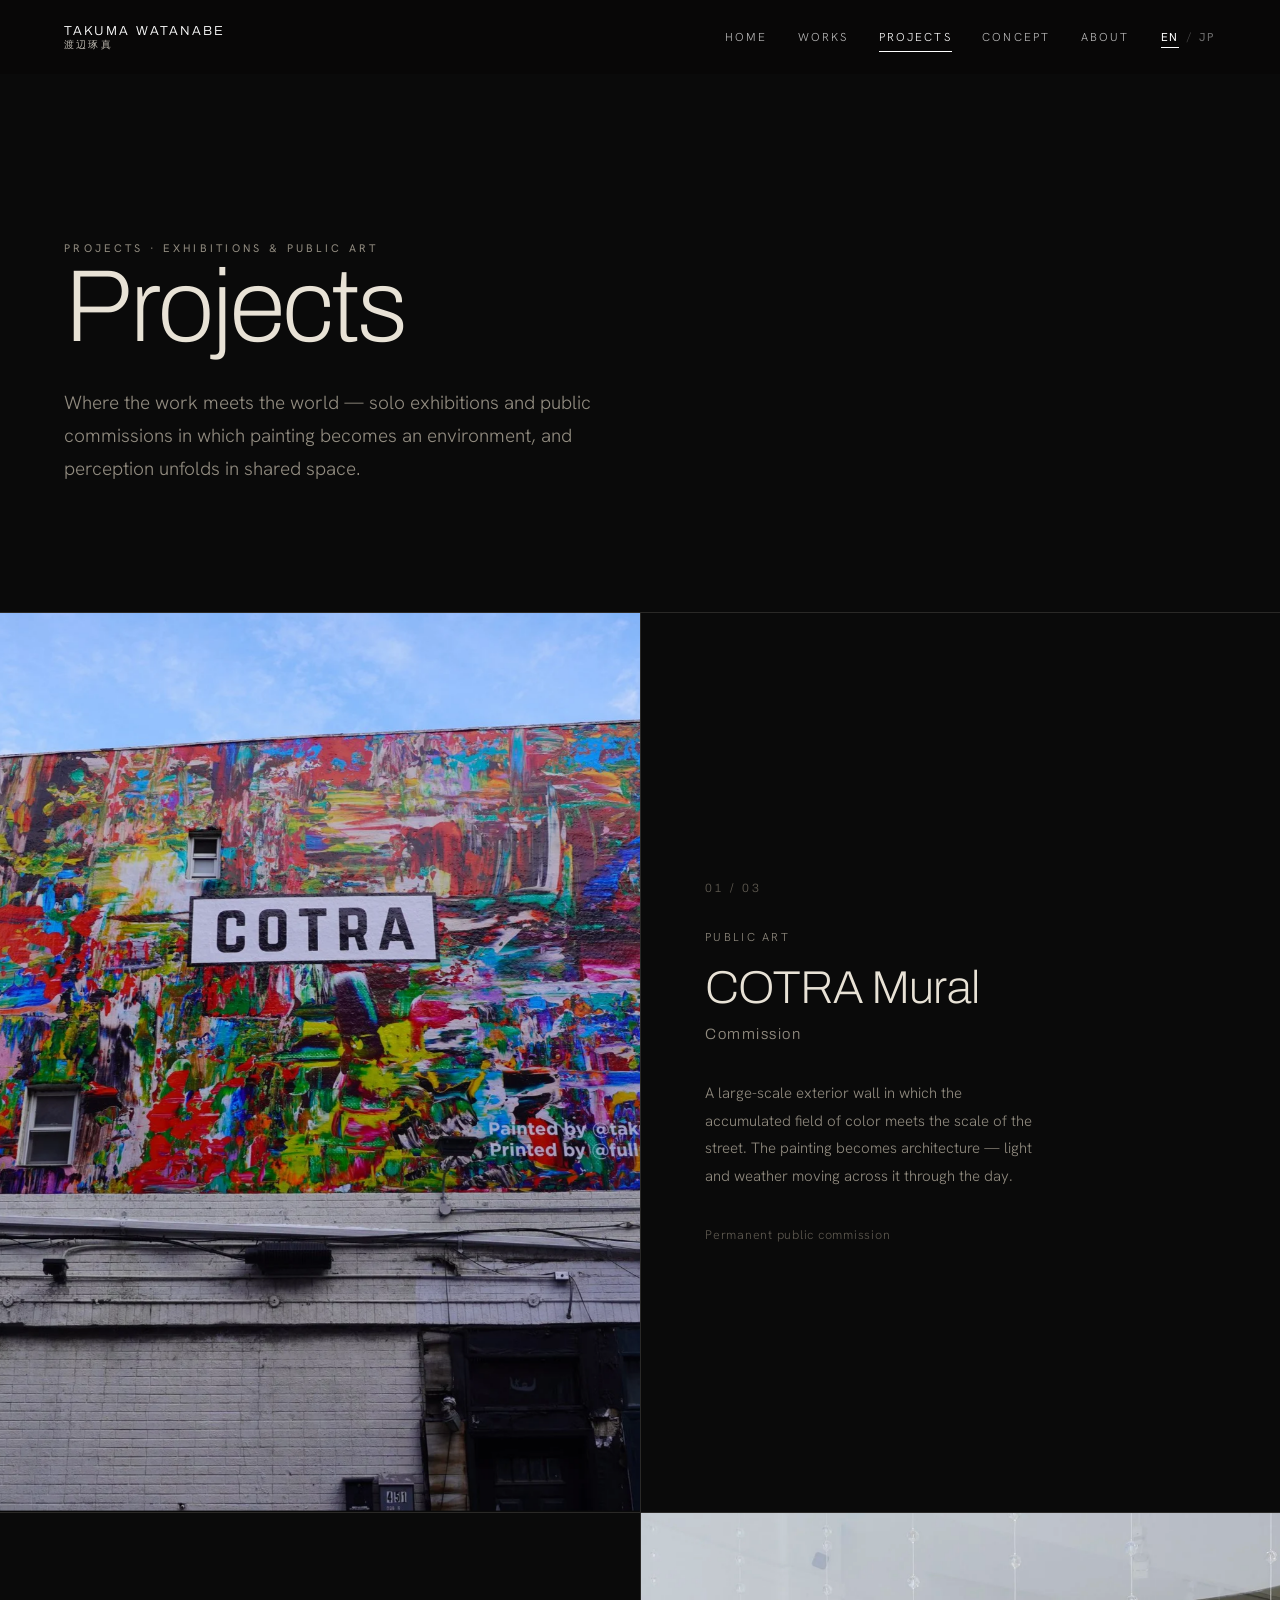
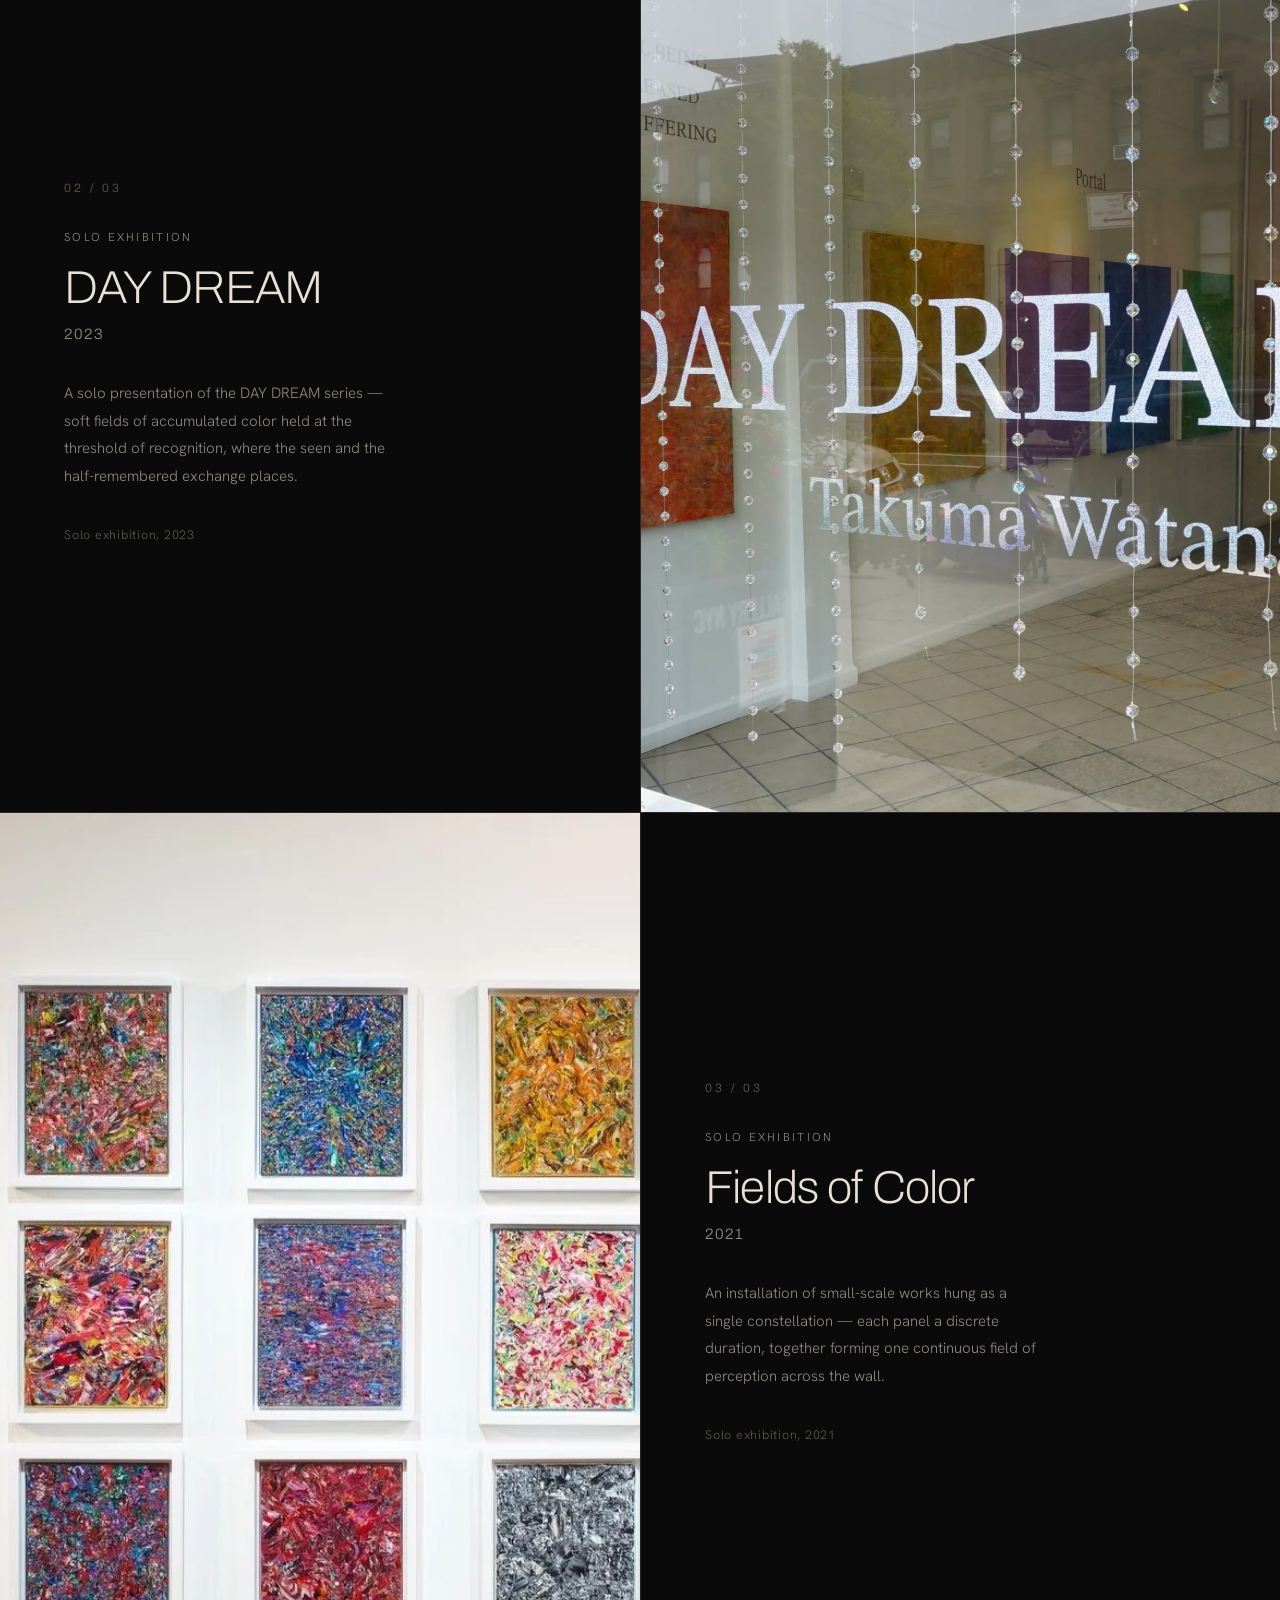
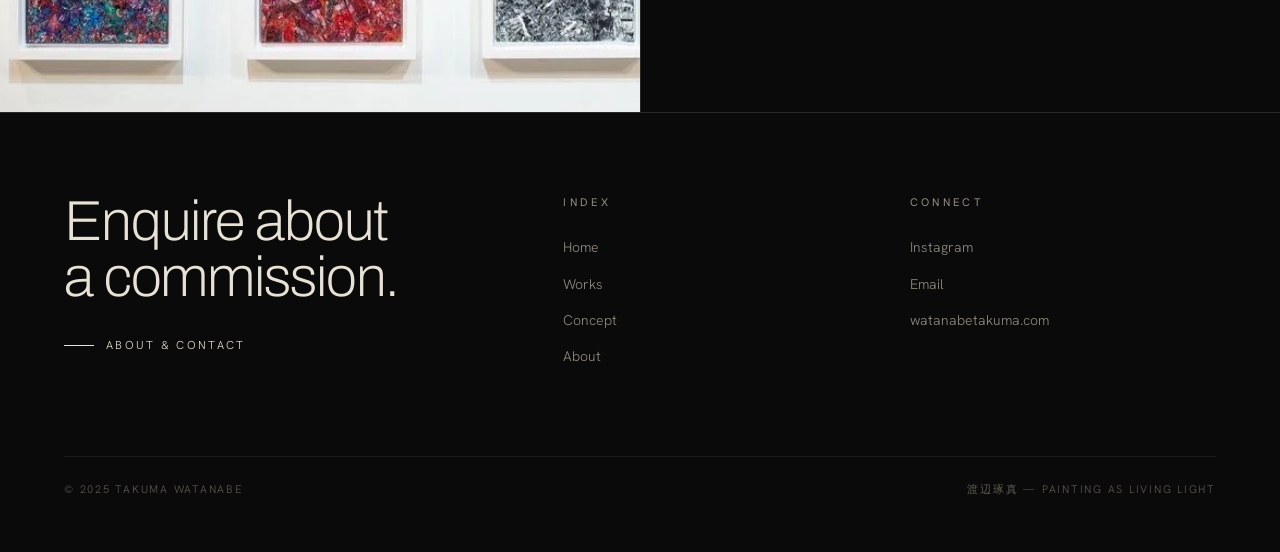
<file: projects.html>
<!DOCTYPE html>
<html lang="en">
<head>
<meta charset="UTF-8" />
<meta name="viewport" content="width=device-width, initial-scale=1.0" />
<title>Projects — Takuma Watanabe</title>
<script>try{if((localStorage.getItem('tw-lang')||'en')==='jp')document.documentElement.classList.add('lang-jp');}catch(e){}</script>
<link rel="preconnect" href="https://fonts.googleapis.com" />
<link rel="preconnect" href="https://fonts.gstatic.com" crossorigin />
<link href="https://fonts.googleapis.com/css2?family=Archivo:wght@300;400;500&family=Archivo+Expanded:wght@200;300;400&family=Hanken+Grotesk:wght@300;400;500&family=Noto+Sans+JP:wght@200;300;400;500&display=swap" rel="stylesheet" />
<link rel="stylesheet" href="assets/site.css" />
<style>
  .pagehead{padding:26vh var(--pad) 14vh;max-width:var(--maxw);margin:0 auto}
  .pagehead .micro{margin-bottom:26px}
  .pagehead h1{font-family:var(--display);font-weight:200;font-size:clamp(46px,8vw,120px);line-height:0.92;letter-spacing:-0.02em}
  .pagehead h1 .lng-jp{font-weight:200;letter-spacing:0.04em}
  .pagehead p{max-width:48ch;margin-top:32px;font-size:clamp(15px,1.5vw,19px);line-height:1.75;color:var(--ink-mute)}
  .pagehead p .lng-jp{line-height:2}

  .proj{position:relative;min-height:100vh;display:grid;grid-template-columns:1fr 1fr;align-items:stretch;border-top:1px solid var(--line)}
  .proj .img{position:relative;overflow:hidden;min-height:60vh}
  .proj .img .bleed{inset:-8% 0}
  .proj .img .vg{position:absolute;inset:0;z-index:2;pointer-events:none;
    background:radial-gradient(120% 120% at 50% 50%,transparent 60%,rgba(8,7,6,.5))}
  .proj .body{display:flex;flex-direction:column;justify-content:center;padding:clamp(48px,8vh,120px) var(--pad);border-left:1px solid var(--line)}
  .proj.flip{grid-template-columns:1fr 1fr}
  .proj.flip .img{order:2;border-left:1px solid var(--line)}
  .proj.flip .body{order:1;border-left:0}
  .proj .body .num{font-family:var(--display);font-size:12px;letter-spacing:.24em;color:var(--ink-faint);margin-bottom:30px}
  .proj .body .cat{display:block;font-size:11.5px;letter-spacing:.2em;text-transform:uppercase;color:var(--ink-mute);margin-bottom:18px}
  .proj .body .cat .lng-jp{font-family:"Noto Sans JP",var(--sans);letter-spacing:.14em}
  .proj .body h2{font-family:var(--display);font-weight:200;font-size:clamp(30px,3.6vw,56px);line-height:1.02;letter-spacing:-0.018em;margin-bottom:10px}
  .proj .body h2 .lng-jp{font-family:"Noto Sans JP",var(--sans);font-weight:200}
  .proj .body .yr{font-family:var(--display);font-size:15px;letter-spacing:.1em;color:var(--ink-mute);margin-bottom:34px}
  .proj .body p{max-width:42ch;font-size:15px;line-height:1.85;color:var(--ink-mute);margin-bottom:20px}
  .proj .body p .lng-jp{line-height:2.05}
  .proj .body .place{margin-top:14px;font-size:12.5px;letter-spacing:.06em;color:var(--ink-faint)}

  @media(max-width:880px){
    .proj,.proj.flip{grid-template-columns:1fr}
    .proj .img{min-height:64vh;order:1!important}
    .proj .body{order:2!important;border-left:0;border-top:1px solid var(--line)}
    .proj.flip .img{border-left:0}
  }
</style>
</head>
<body class="page-projects">

<header class="nav" id="nav">
  <a class="wordmark" href="index.html">Takuma Watanabe<span class="jp">渡辺琢真</span></a>
  <div class="nav-right">
    <nav class="nav-links">
      <a href="index.html"><span class="lng-en">Home</span><span class="lng-jp">ホーム</span></a>
      <a href="works.html"><span class="lng-en">Works</span><span class="lng-jp">作品</span></a>
      <a href="projects.html" aria-current="page"><span class="lng-en">Projects</span><span class="lng-jp">プロジェクト</span></a>
      <a href="concept.html"><span class="lng-en">Concept</span><span class="lng-jp">コンセプト</span></a>
      <a href="about.html"><span class="lng-en">About</span><span class="lng-jp">について</span></a>
    </nav>
    <div class="lang-toggle" role="group" aria-label="Language">
      <button type="button" data-setlang="en" class="on">EN</button>
      <span class="sep">/</span>
      <button type="button" data-setlang="jp">JP</button>
    </div>
    <button class="nav-burger" aria-label="Menu"><span></span><span></span><span></span></button>
  </div>
</header>

<main>
  <section class="pagehead">
    <span class="micro"><span class="lng-en">Projects · Exhibitions & Public Art</span><span class="lng-jp">プロジェクト ・ 展覧会とパブリックアート</span></span>
    <h1><span class="lng-en">Projects</span><span class="lng-jp">プロジェクト</span></h1>
    <p>
      <span class="lng-en">Where the work meets the world — solo exhibitions and public commissions in which painting becomes an environment, and perception unfolds in shared space.</span>
      <span class="lng-jp">作品が世界と出会う場所——絵画が環境となり、共有された空間のなかで知覚がほどけてゆく、個展とパブリックコミッション。</span>
    </p>
  </section>

  <!-- 01 PUBLIC ART -->
  <section class="proj">
    <div class="img">
      <div class="bleed" data-parallax="0.12"><img src="art/proj-public.webp" alt="Public Art — COTRA mural" /></div>
      <div class="vg"></div>
    </div>
    <div class="body reveal">
      <div class="num">01 / 03</div>
      <span class="cat"><span class="lng-en">Public Art</span><span class="lng-jp">パブリックアート</span></span>
      <h2><span class="lng-en">COTRA Mural</span><span class="lng-jp">COTRA 壁画</span></h2>
      <div class="yr"><span class="lng-en">Commission</span><span class="lng-jp">コミッション</span></div>
      <p>
        <span class="lng-en">A large-scale exterior wall in which the accumulated field of color meets the scale of the street. The painting becomes architecture — light and weather moving across it through the day.</span>
        <span class="lng-jp">堆積した色の場が、街路のスケールと出会う大規模な外壁。絵画は建築となり——光と天候が一日を通してその表面を移ろってゆく。</span>
      </p>
      <div class="place"><span class="lng-en">Permanent public commission</span><span class="lng-jp">恒久設置のパブリックコミッション</span></div>
    </div>
  </section>

  <!-- 02 2023 SOLO -->
  <section class="proj flip">
    <div class="img">
      <div class="bleed" data-parallax="0.12"><img src="art/proj-2023.webp" alt="DAY DREAM — 2023 Solo Exhibition" /></div>
      <div class="vg"></div>
    </div>
    <div class="body reveal">
      <div class="num">02 / 03</div>
      <span class="cat"><span class="lng-en">Solo Exhibition</span><span class="lng-jp">個展</span></span>
      <h2><span class="lng-en">DAY DREAM</span><span class="lng-jp">デイドリーム</span></h2>
      <div class="yr"><span class="lng-en">2023</span><span class="lng-jp">2023年</span></div>
      <p>
        <span class="lng-en">A solo presentation of the DAY DREAM series — soft fields of accumulated color held at the threshold of recognition, where the seen and the half-remembered exchange places.</span>
        <span class="lng-jp">デイドリーム シリーズの個展——堆積した色のやわらかな場が認識の閾（しきい）にとどまり、見えるものと半ば思い出されるものとが入れ替わる。</span>
      </p>
      <div class="place"><span class="lng-en">Solo exhibition, 2023</span><span class="lng-jp">個展、2023年</span></div>
    </div>
  </section>

  <!-- 03 2021 SOLO -->
  <section class="proj">
    <div class="img">
      <div class="bleed" data-parallax="0.12"><img src="art/proj-2021.webp" alt="2021 Solo Exhibition" /></div>
      <div class="vg"></div>
    </div>
    <div class="body reveal">
      <div class="num">03 / 03</div>
      <span class="cat"><span class="lng-en">Solo Exhibition</span><span class="lng-jp">個展</span></span>
      <h2><span class="lng-en">Fields of Color</span><span class="lng-jp">色の場</span></h2>
      <div class="yr"><span class="lng-en">2021</span><span class="lng-jp">2021年</span></div>
      <p>
        <span class="lng-en">An installation of small-scale works hung as a single constellation — each panel a discrete duration, together forming one continuous field of perception across the wall.</span>
        <span class="lng-jp">小品を一つの星座のように掛けたインスタレーション——それぞれのパネルが固有の時間であり、壁面全体で一つの連続した知覚の場を形づくる。</span>
      </p>
      <div class="place"><span class="lng-en">Solo exhibition, 2021</span><span class="lng-jp">個展、2021年</span></div>
    </div>
  </section>
</main>

<footer class="foot">
  <div class="inner">
    <div class="top">
      <div>
        <div class="big reveal"><span class="lng-en">Enquire about<br />a commission.</span><span class="lng-jp">コミッションの<br />お問い合わせ。</span></div>
        <a class="cta reveal" href="about.html"><span class="ln"></span> <span class="lng-en">About & contact</span><span class="lng-jp">プロフィールと連絡先</span></a>
      </div>
      <div class="col reveal">
        <div class="micro"><span class="lng-en">Index</span><span class="lng-jp">ページ</span></div>
        <a href="index.html"><span class="lng-en">Home</span><span class="lng-jp">ホーム</span></a>
        <a href="works.html"><span class="lng-en">Works</span><span class="lng-jp">作品</span></a>
        <a href="concept.html"><span class="lng-en">Concept</span><span class="lng-jp">コンセプト</span></a>
        <a href="about.html"><span class="lng-en">About</span><span class="lng-jp">について</span></a>
      </div>
      <div class="col reveal">
        <div class="micro"><span class="lng-en">Connect</span><span class="lng-jp">コンタクト</span></div>
        <a href="https://www.instagram.com" target="_blank" rel="noopener">Instagram</a>
        <a href="mailto:studio@watanabetakuma.com"><span class="lng-en">Email</span><span class="lng-jp">メール</span></a>
        <a href="https://www.watanabetakuma.com" target="_blank" rel="noopener">watanabetakuma.com</a>
      </div>
    </div>
    <div class="base">
      <span>© 2025 Takuma Watanabe</span>
      <span><span class="lng-en">渡辺琢真 — Painting as living light</span><span class="lng-jp">渡辺琢真 ― 絵画は、生きた光として</span></span>
    </div>
  </div>
</footer>

<script src="assets/site.js"></script>
</body>
</html>
</file>
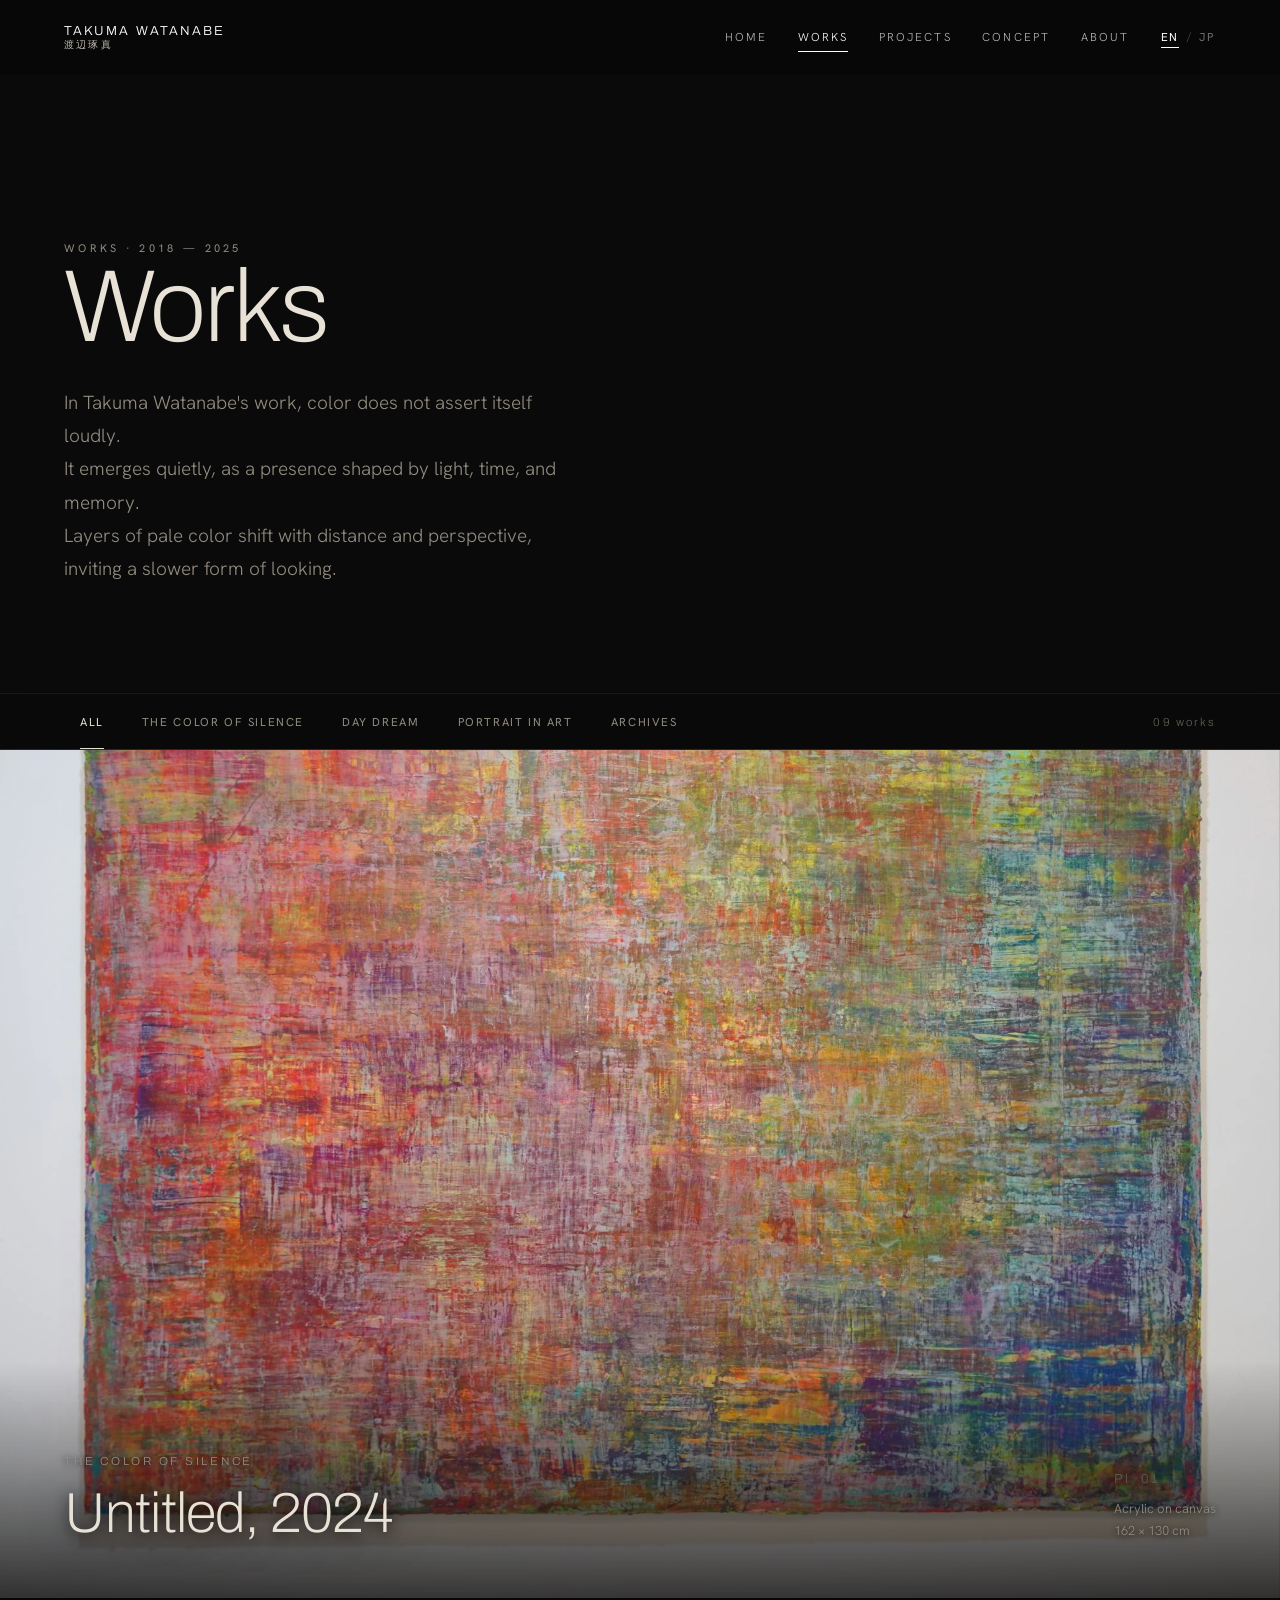
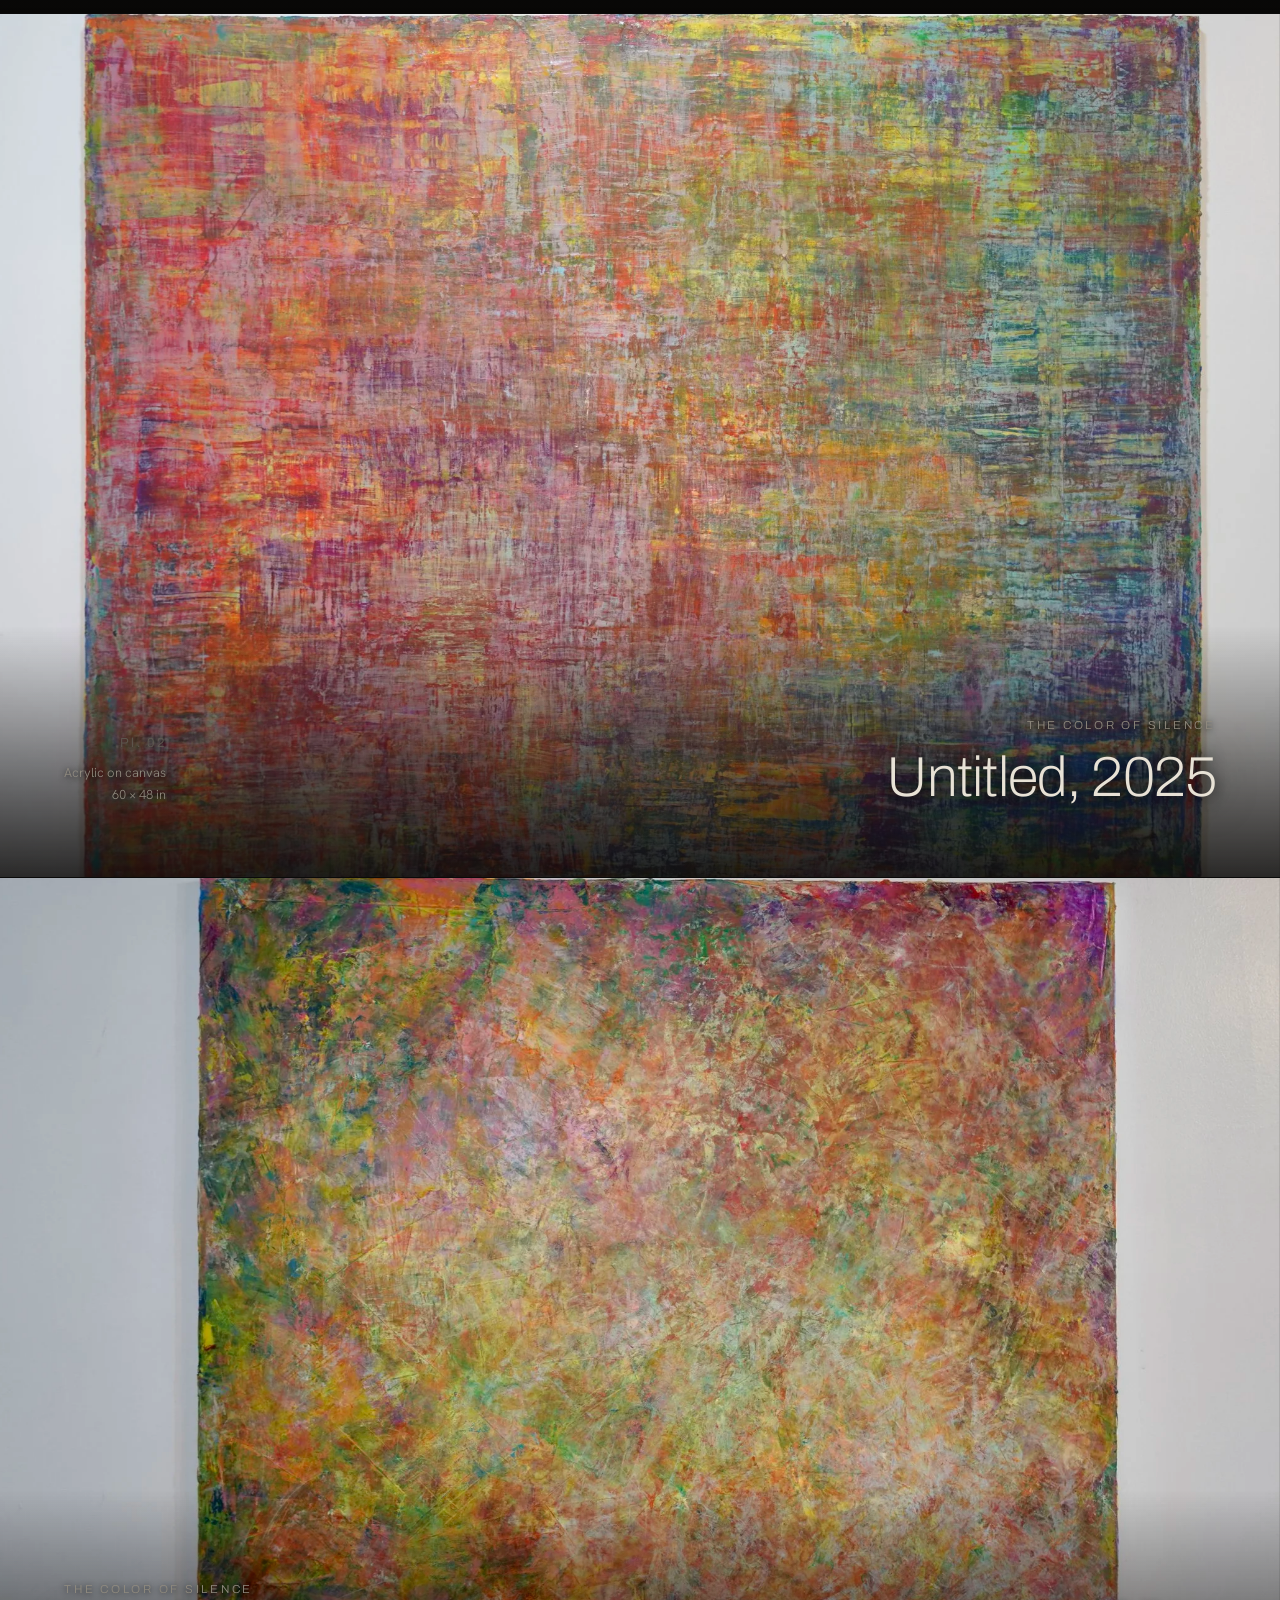
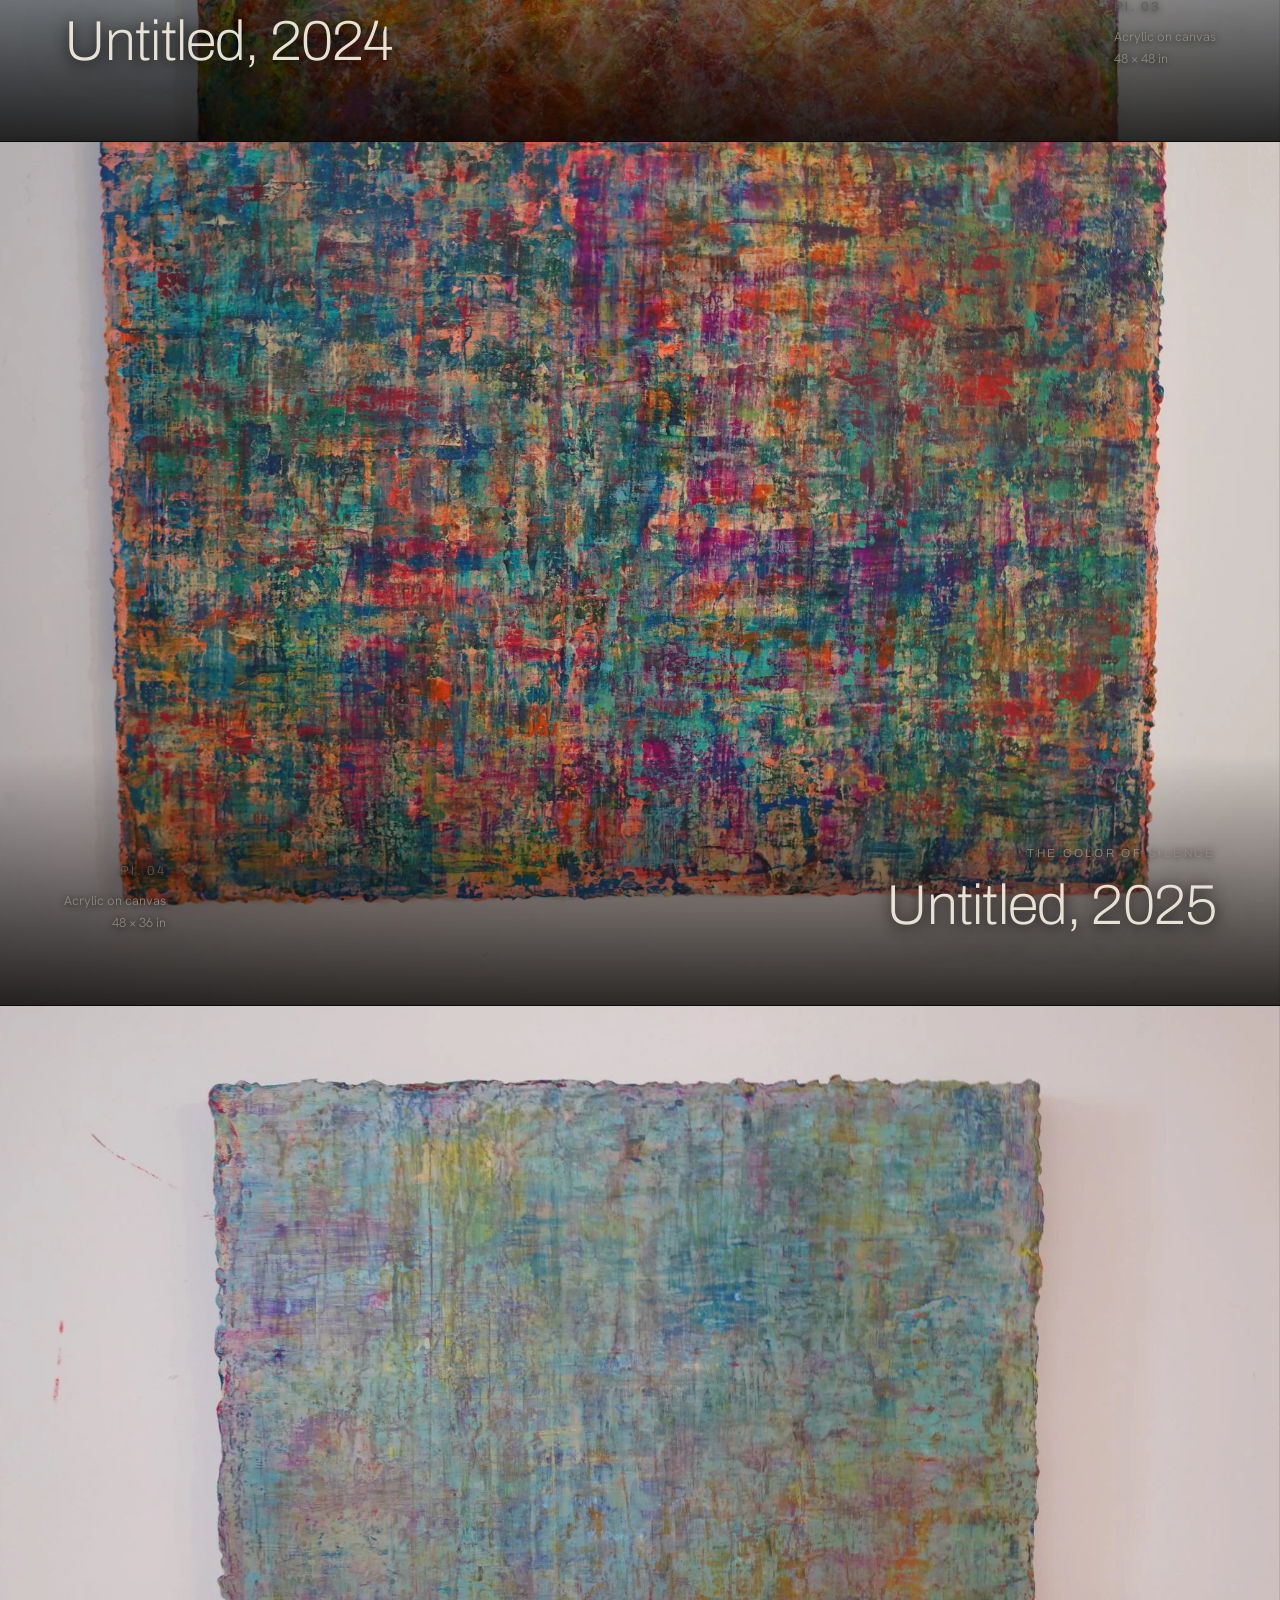
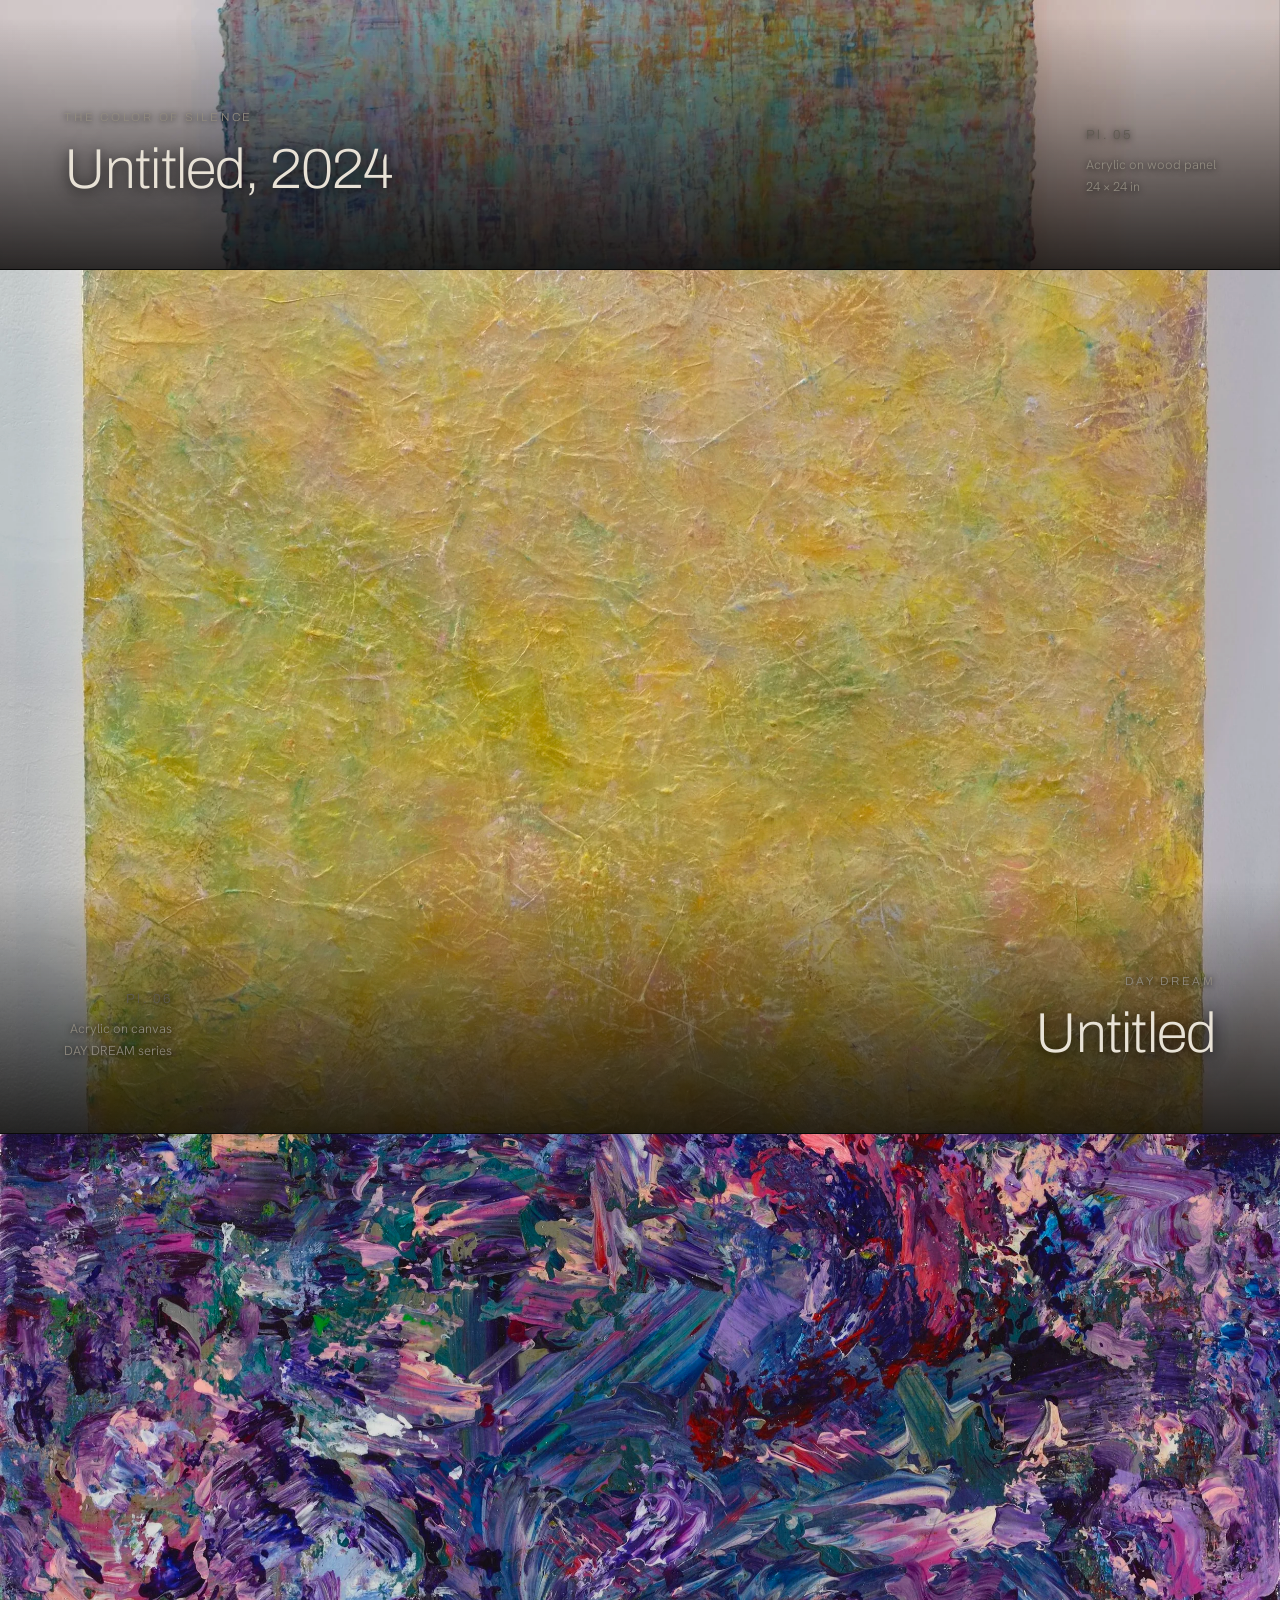
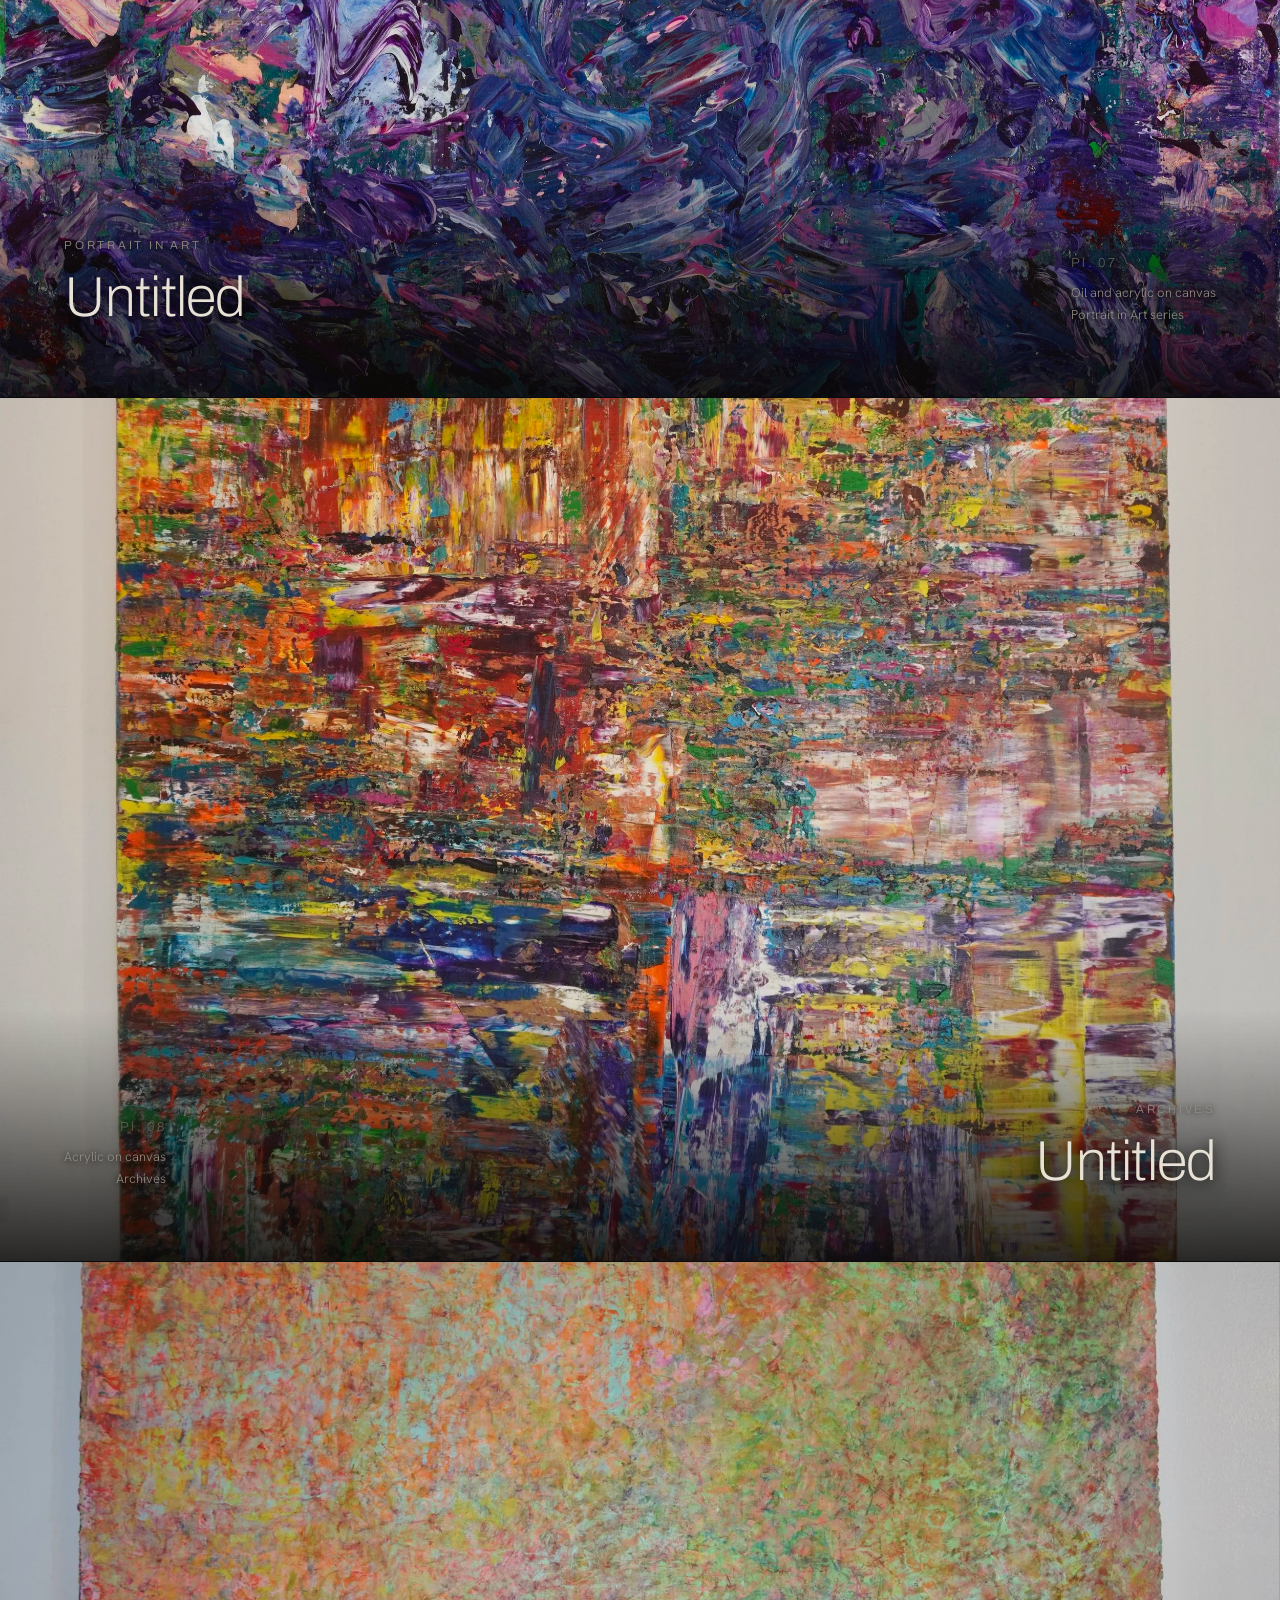
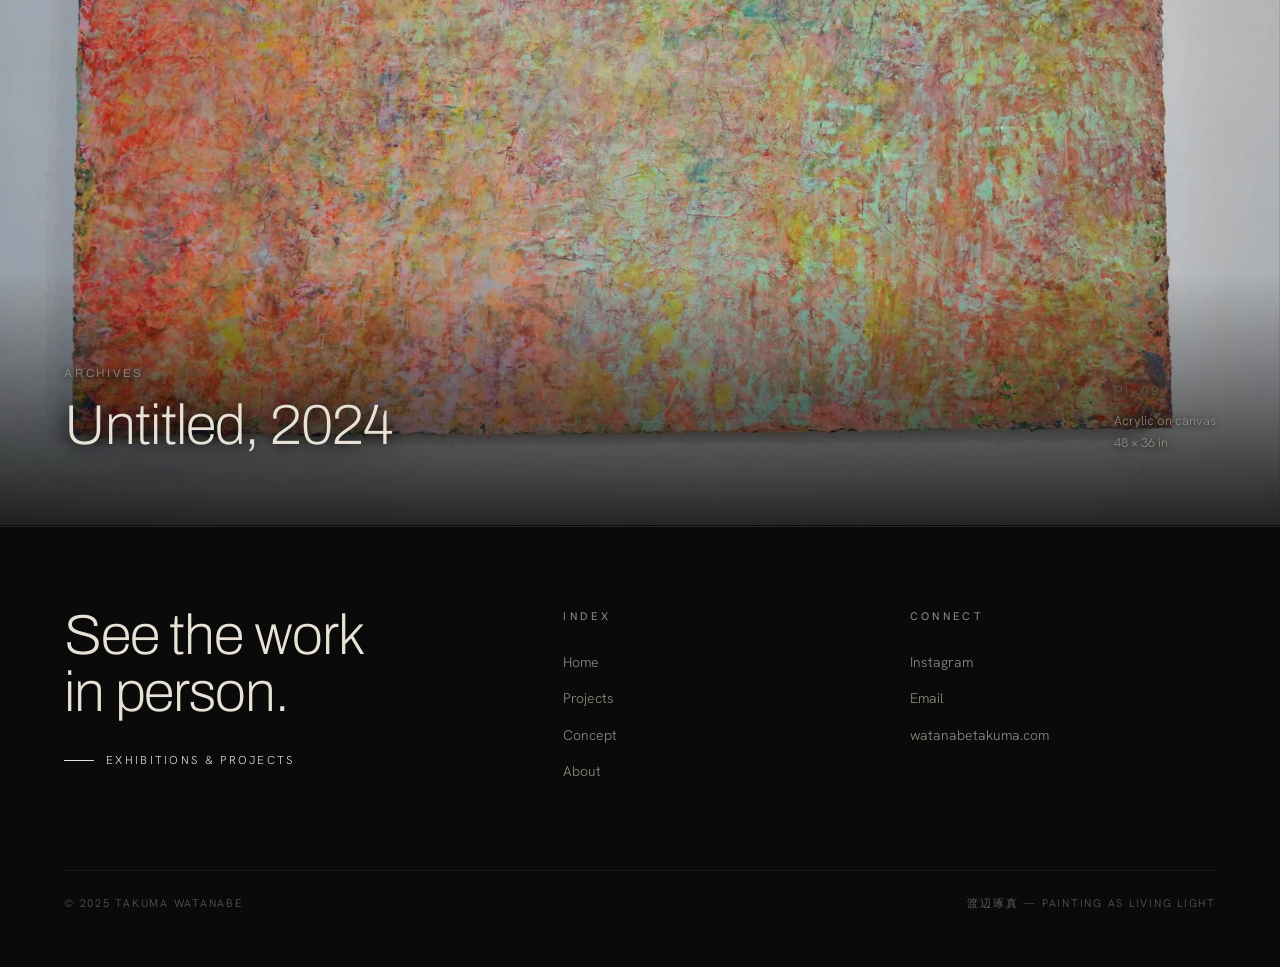
<file: works.html>
<!DOCTYPE html>
<html lang="en">
<head>
<meta charset="UTF-8" />
<meta name="viewport" content="width=device-width, initial-scale=1.0" />
<title>Works — Takuma Watanabe</title>
<script>try{if((localStorage.getItem('tw-lang')||'en')==='jp')document.documentElement.classList.add('lang-jp');}catch(e){}</script>
<link rel="preconnect" href="https://fonts.googleapis.com" />
<link rel="preconnect" href="https://fonts.gstatic.com" crossorigin />
<link href="https://fonts.googleapis.com/css2?family=Archivo:wght@300;400;500&family=Archivo+Expanded:wght@200;300;400&family=Hanken+Grotesk:wght@300;400;500&family=Noto+Sans+JP:wght@200;300;400;500&display=swap" rel="stylesheet" />
<link rel="stylesheet" href="assets/site.css" />
<style>
  .pagehead{padding:26vh var(--pad) 0;max-width:var(--maxw);margin:0 auto}
  .pagehead .micro{margin-bottom:26px}
  .pagehead h1{font-family:var(--display);font-weight:200;font-size:clamp(46px,8vw,120px);line-height:0.92;letter-spacing:-0.02em}
  .pagehead h1 .lng-jp{font-weight:200;letter-spacing:0.04em}
  .pagehead p{max-width:48ch;margin-top:32px;font-size:clamp(15px,1.5vw,19px);line-height:1.75;color:var(--ink-mute)}
  .pagehead p .lng-jp{line-height:2}

  .filterbar{position:sticky;top:0;z-index:70;background:rgba(10,10,10,0.78);backdrop-filter:blur(10px);
    border-top:1px solid var(--line-soft);border-bottom:1px solid var(--line);margin-top:12vh}
  .filterbar .inner{max-width:var(--maxw);margin:0 auto;padding:0 var(--pad);display:flex;align-items:center;justify-content:space-between;gap:20px}
  .filters{display:flex;gap:6px;flex-wrap:wrap;overflow-x:auto;scrollbar-width:none;-ms-overflow-style:none}
  .filters::-webkit-scrollbar{display:none}
  .filters button{appearance:none;background:transparent;border:0;color:var(--ink-mute);cursor:pointer;
    font-family:var(--sans);font-size:11.5px;letter-spacing:.14em;text-transform:uppercase;padding:20px 16px;white-space:nowrap;
    position:relative;transition:color .35s}
  .filters button .lng-jp{font-family:"Noto Sans JP",var(--sans);letter-spacing:.08em}
  .filters button:hover{color:var(--ink)}
  .filters button.on{color:var(--ink)}
  .filters button.on::after{content:"";position:absolute;left:16px;right:16px;bottom:0;height:1px;background:var(--ink)}
  .filtercount{font-family:var(--display);font-size:11.5px;letter-spacing:.18em;color:var(--ink-faint);white-space:nowrap}
  @media(max-width:600px){.filtercount{display:none}}

  .plate{position:relative;height:96vh;min-height:540px;overflow:hidden;display:flex;align-items:flex-end;border-bottom:1px solid rgba(0,0,0,0)}
  .plate.hide{display:none}
  .plate .meta{position:relative;z-index:4;padding:clamp(60px,10vh,120px) var(--pad) clamp(44px,8vh,86px);width:100%;max-width:var(--maxw);margin:0 auto;
    display:flex;align-items:flex-end;justify-content:space-between;gap:24px;
    background:linear-gradient(to top,rgba(8,7,6,0.82) 0%,rgba(8,7,6,0.3) 60%,transparent 100%)}
  .plate.right .meta{flex-direction:row-reverse;text-align:right}
  .plate .meta .l .series{font-family:var(--display);font-size:11.5px;letter-spacing:.24em;color:var(--ink-mute);text-transform:uppercase;margin-bottom:16px;display:block;text-shadow:0 1px 6px rgba(0,0,0,0.9)}
  .plate .meta .l .series .lng-jp{font-family:"Noto Sans JP",var(--sans);letter-spacing:.14em}
  .plate .meta .l h2{font-family:var(--display);font-weight:200;font-size:clamp(28px,4.4vw,62px);line-height:0.98;letter-spacing:-0.015em;text-shadow:0 2px 14px rgba(0,0,0,0.9),0 0 40px rgba(0,0,0,0.5)}
  .plate .meta .r{font-size:13px;color:var(--ink-mute);line-height:1.65;max-width:24ch;text-shadow:0 1px 6px rgba(0,0,0,0.9)}
  .plate .meta .r .pl{font-family:var(--display);letter-spacing:.18em;color:var(--ink-faint);display:block;margin-bottom:8px}

  @media(max-width:820px){
    .plate{height:80vh}
    .plate .meta{flex-direction:column;align-items:flex-start;text-align:left}
    .plate.right .meta{flex-direction:column;text-align:left}
  }
</style>
</head>
<body class="page-works">

<header class="nav" id="nav">
  <a class="wordmark" href="index.html">Takuma Watanabe<span class="jp">渡辺琢真</span></a>
  <div class="nav-right">
    <nav class="nav-links">
      <a href="index.html"><span class="lng-en">Home</span><span class="lng-jp">ホーム</span></a>
      <a href="works.html" aria-current="page"><span class="lng-en">Works</span><span class="lng-jp">作品</span></a>
      <a href="projects.html"><span class="lng-en">Projects</span><span class="lng-jp">プロジェクト</span></a>
      <a href="concept.html"><span class="lng-en">Concept</span><span class="lng-jp">コンセプト</span></a>
      <a href="about.html"><span class="lng-en">About</span><span class="lng-jp">について</span></a>
    </nav>
    <div class="lang-toggle" role="group" aria-label="Language">
      <button type="button" data-setlang="en" class="on">EN</button>
      <span class="sep">/</span>
      <button type="button" data-setlang="jp">JP</button>
    </div>
    <button class="nav-burger" aria-label="Menu"><span></span><span></span><span></span></button>
  </div>
</header>

<main>
  <section class="pagehead">
    <span class="micro"><span class="lng-en">Works · 2018 — 2025</span><span class="lng-jp">作品 ・ 2018 — 2025</span></span>
    <h1><span class="lng-en">Works</span><span class="lng-jp">作品</span></h1>
    <p>
      <span class="lng-en">In Takuma Watanabe's work, color does not assert itself loudly.<br>It emerges quietly, as a presence shaped by light, time, and memory.<br>Layers of pale color shift with distance and perspective, inviting a slower form of looking.</span>
      <span class="lng-jp">渡辺琢真の作品では、色彩は強く主張するものではなく、静けさの中にゆっくりと現れる気配として描かれます。<br>画面に重ねられた淡い色の層は、光、時間、記憶のように、見る角度や距離によって異なる表情を見せます。</span>
    </p>
  </section>

  <div class="filterbar">
    <div class="inner">
      <div class="filters" id="filters">
        <button data-f="all" class="on"><span class="lng-en">All</span><span class="lng-jp">すべて</span></button>
        <button data-f="color-of-silence"><span class="lng-en">The Color of Silence</span><span class="lng-jp">沈黙の色彩</span></button>
        <button data-f="day-dream"><span class="lng-en">DAY DREAM</span><span class="lng-jp">デイドリーム</span></button>
        <button data-f="portrait-in-art"><span class="lng-en">Portrait in Art</span><span class="lng-jp">アート内の肖像</span></button>
        <button data-f="archives"><span class="lng-en">Archives</span><span class="lng-jp">アーカイブ</span></button>
      </div>
      <span class="filtercount" id="count">09 works</span>
    </div>
  </div>

  <div id="gallery">
    <!-- THE COLOR OF SILENCE -->
    <section class="plate" data-series="color-of-silence" id="color-of-silence">
      <div class="bleed" data-parallax="0.14"><img src="art/hero.webp" alt="Untitled — The Color of Silence" /></div>
      <div class="vignette"></div><div class="scrim-b"></div>
      <div class="meta">
        <div class="l"><span class="series"><span class="lng-en">The Color of Silence</span><span class="lng-jp">沈黙の色彩</span></span><h2><span class="lng-en">Untitled, 2024</span><span class="lng-jp">無題, 2024</span></h2></div>
        <div class="r"><span class="pl">Pl. 01</span><span class="lng-en">Acrylic on canvas<br />162 × 130 cm</span><span class="lng-jp">アクリル、キャンバス<br />162 × 130 cm</span></div>
      </div>
    </section>

    <section class="plate right" data-series="color-of-silence">
      <div class="bleed" data-parallax="0.14"><img src="art/p1.webp" alt="Untitled — The Color of Silence" /></div>
      <div class="vignette"></div><div class="scrim-b"></div>
      <div class="meta">
        <div class="l"><span class="series"><span class="lng-en">The Color of Silence</span><span class="lng-jp">沈黙の色彩</span></span><h2><span class="lng-en">Untitled, 2025</span><span class="lng-jp">無題, 2025</span></h2></div>
        <div class="r"><span class="pl">Pl. 02</span><span class="lng-en">Acrylic on canvas<br />60 × 48 in</span><span class="lng-jp">アクリル、キャンバス<br />60 × 48 in</span></div>
      </div>
    </section>

    <section class="plate" data-series="color-of-silence">
      <div class="bleed" data-parallax="0.14"><img src="art/p2.webp" alt="Untitled — The Color of Silence" /></div>
      <div class="vignette"></div><div class="scrim-b"></div>
      <div class="meta">
        <div class="l"><span class="series"><span class="lng-en">The Color of Silence</span><span class="lng-jp">沈黙の色彩</span></span><h2><span class="lng-en">Untitled, 2024</span><span class="lng-jp">無題, 2024</span></h2></div>
        <div class="r"><span class="pl">Pl. 03</span><span class="lng-en">Acrylic on canvas<br />48 × 48 in</span><span class="lng-jp">アクリル、キャンバス<br />48 × 48 in</span></div>
      </div>
    </section>

    <section class="plate right" data-series="color-of-silence">
      <div class="bleed" data-parallax="0.14"><img src="art/p6.webp" alt="Untitled — The Color of Silence" /></div>
      <div class="vignette"></div><div class="scrim-b"></div>
      <div class="meta">
        <div class="l"><span class="series"><span class="lng-en">The Color of Silence</span><span class="lng-jp">沈黙の色彩</span></span><h2><span class="lng-en">Untitled, 2025</span><span class="lng-jp">無題, 2025</span></h2></div>
        <div class="r"><span class="pl">Pl. 04</span><span class="lng-en">Acrylic on canvas<br />48 × 36 in</span><span class="lng-jp">アクリル、キャンバス<br />48 × 36 in</span></div>
      </div>
    </section>

    <section class="plate" data-series="color-of-silence">
      <div class="bleed" data-parallax="0.14"><img src="art/p8.webp" alt="Untitled — The Color of Silence" /></div>
      <div class="vignette"></div><div class="scrim-b"></div>
      <div class="meta">
        <div class="l"><span class="series"><span class="lng-en">The Color of Silence</span><span class="lng-jp">沈黙の色彩</span></span><h2><span class="lng-en">Untitled, 2024</span><span class="lng-jp">無題, 2024</span></h2></div>
        <div class="r"><span class="pl">Pl. 05</span><span class="lng-en">Acrylic on wood panel<br />24 × 24 in</span><span class="lng-jp">アクリル、木製パネル<br />24 × 24 in</span></div>
      </div>
    </section>

    <!-- DAY DREAM -->
    <section class="plate right" data-series="day-dream" id="day-dream">
      <div class="bleed" data-parallax="0.14"><img src="art/daydream.webp" alt="Untitled — DAY DREAM" /></div>
      <div class="vignette"></div><div class="scrim-b"></div>
      <div class="meta">
        <div class="l"><span class="series"><span class="lng-en">DAY DREAM</span><span class="lng-jp">デイドリーム</span></span><h2><span class="lng-en">Untitled</span><span class="lng-jp">無題</span></h2></div>
        <div class="r"><span class="pl">Pl. 06</span><span class="lng-en">Acrylic on canvas<br />DAY DREAM series</span><span class="lng-jp">アクリル、キャンバス<br />デイドリーム シリーズ</span></div>
      </div>
    </section>

    <!-- PORTRAIT IN ART -->
    <section class="plate" data-series="portrait-in-art" id="portrait-in-art">
      <div class="bleed" data-parallax="0.14"><img src="art/portrait-art.webp" alt="Untitled — Portrait in Art" /></div>
      <div class="vignette"></div><div class="scrim-b"></div>
      <div class="meta">
        <div class="l"><span class="series"><span class="lng-en">Portrait in Art</span><span class="lng-jp">アート内の肖像</span></span><h2><span class="lng-en">Untitled</span><span class="lng-jp">無題</span></h2></div>
        <div class="r"><span class="pl">Pl. 07</span><span class="lng-en">Oil and acrylic on canvas<br />Portrait in Art series</span><span class="lng-jp">油彩・アクリル、キャンバス<br />アート内の肖像 シリーズ</span></div>
      </div>
    </section>

    <!-- ARCHIVES -->
    <section class="plate right" data-series="archives" id="archives">
      <div class="bleed" data-parallax="0.14"><img src="art/archives.webp" alt="Untitled — Archives" /></div>
      <div class="vignette"></div><div class="scrim-b"></div>
      <div class="meta">
        <div class="l"><span class="series"><span class="lng-en">Archives</span><span class="lng-jp">アーカイブ</span></span><h2><span class="lng-en">Untitled</span><span class="lng-jp">無題</span></h2></div>
        <div class="r"><span class="pl">Pl. 08</span><span class="lng-en">Acrylic on canvas<br />Archives</span><span class="lng-jp">アクリル、キャンバス<br />アーカイブ</span></div>
      </div>
    </section>

    <section class="plate" data-series="archives">
      <div class="bleed" data-parallax="0.14"><img src="art/p4.webp" alt="Untitled — Archives" /></div>
      <div class="vignette"></div><div class="scrim-b"></div>
      <div class="meta">
        <div class="l"><span class="series"><span class="lng-en">Archives</span><span class="lng-jp">アーカイブ</span></span><h2><span class="lng-en">Untitled, 2024</span><span class="lng-jp">無題, 2024</span></h2></div>
        <div class="r"><span class="pl">Pl. 09</span><span class="lng-en">Acrylic on canvas<br />48 × 36 in</span><span class="lng-jp">アクリル、キャンバス<br />48 × 36 in</span></div>
      </div>
    </section>
  </div>
</main>

<footer class="foot">
  <div class="inner">
    <div class="top">
      <div>
        <div class="big reveal"><span class="lng-en">See the work<br />in person.</span><span class="lng-jp">実際に、<br />作品を観る。</span></div>
        <a class="cta reveal" href="projects.html"><span class="ln"></span> <span class="lng-en">Exhibitions & projects</span><span class="lng-jp">展覧会とプロジェクト</span></a>
      </div>
      <div class="col reveal">
        <div class="micro"><span class="lng-en">Index</span><span class="lng-jp">ページ</span></div>
        <a href="index.html"><span class="lng-en">Home</span><span class="lng-jp">ホーム</span></a>
        <a href="projects.html"><span class="lng-en">Projects</span><span class="lng-jp">プロジェクト</span></a>
        <a href="concept.html"><span class="lng-en">Concept</span><span class="lng-jp">コンセプト</span></a>
        <a href="about.html"><span class="lng-en">About</span><span class="lng-jp">について</span></a>
      </div>
      <div class="col reveal">
        <div class="micro"><span class="lng-en">Connect</span><span class="lng-jp">コンタクト</span></div>
        <a href="https://www.instagram.com" target="_blank" rel="noopener">Instagram</a>
        <a href="mailto:studio@watanabetakuma.com"><span class="lng-en">Email</span><span class="lng-jp">メール</span></a>
        <a href="https://www.watanabetakuma.com" target="_blank" rel="noopener">watanabetakuma.com</a>
      </div>
    </div>
    <div class="base">
      <span>© 2025 Takuma Watanabe</span>
      <span><span class="lng-en">渡辺琢真 — Painting as living light</span><span class="lng-jp">渡辺琢真 ― 絵画は、生きた光として</span></span>
    </div>
  </div>
</footer>

<script src="assets/site.js"></script>
<script>
  (function(){
    var btns=[].slice.call(document.querySelectorAll('#filters button'));
    var plates=[].slice.call(document.querySelectorAll('#gallery .plate'));
    var count=document.getElementById('count');
    function pad(n){return (n<10?'0':'')+n;}
    function fmt(n){var jp=document.documentElement.classList.contains('lang-jp');return jp?(pad(n)+' 点'):(pad(n)+(n===1?' work':' works'));}
    function currentFilter(){var on=document.querySelector('#filters button.on');return on?on.getAttribute('data-f'):'all';}
    function apply(f){
      var shown=0;
      plates.forEach(function(p){
        var match=(f==='all'||p.getAttribute('data-series')===f);
        p.classList.toggle('hide',!match);
        if(match)shown++;
      });
      count.textContent=fmt(shown);
      window.dispatchEvent(new Event('scroll'));
    }
    btns.forEach(function(b){
      b.addEventListener('click',function(){
        btns.forEach(function(x){x.classList.remove('on');});
        b.classList.add('on');
        apply(b.getAttribute('data-f'));
        window.scrollTo({top:document.querySelector('.filterbar').offsetTop,behavior:'smooth'});
      });
    });
    window.addEventListener('langchange',function(){apply(currentFilter());});
    var hash=location.hash.replace('#','');
    if(hash){
      var match=btns.filter(function(b){return b.getAttribute('data-f')===hash;})[0];
      if(match){btns.forEach(function(x){x.classList.remove('on');});match.classList.add('on');}
    }
    apply(currentFilter());
  })();
</script>
</body>
</html>
</file>
<file: assets/site.css>
/* ============================================================
   TAKUMA WATANABE — Living Light
   Shared system: tokens · type · nav · footer · motion
   ============================================================ */
:root{
  --bg:#0a0a0a;
  --bg-soft:#100f0d;
  --ink:#e8e2d6;
  --ink-mute:#928c80;
  --ink-faint:#5f5a51;
  --line:rgba(232,226,214,0.14);
  --line-soft:rgba(232,226,214,0.07);
  --display:"Archivo Expanded","Archivo",sans-serif;
  --sans:"Hanken Grotesk",system-ui,sans-serif;
  --pad:clamp(22px,5vw,68px);
  --maxw:1400px;
}
*{margin:0;padding:0;box-sizing:border-box}
html{scroll-behavior:smooth}
body{
  background:var(--bg);color:var(--ink);
  font-family:var(--sans);font-weight:300;
  -webkit-font-smoothing:antialiased;line-height:1.6;
  overflow-x:hidden;
}
a{color:inherit;text-decoration:none}
img{display:block}
::selection{background:rgba(232,226,214,0.16)}

.micro{font-size:11px;letter-spacing:0.3em;text-transform:uppercase;color:var(--ink-mute);font-weight:400}
.pad{padding-left:var(--pad);padding-right:var(--pad)}
.center{max-width:var(--maxw);margin:0 auto}

/* ---------- NAV ---------- */
.nav{
  position:fixed;top:0;left:0;right:0;z-index:80;
  display:flex;align-items:center;justify-content:space-between;
  padding:22px var(--pad);
  background:rgba(8,7,6,0.55);
  backdrop-filter:blur(10px);
  -webkit-backdrop-filter:blur(10px);
  transition:padding .5s ease,background .5s ease;
}
.nav .wordmark{
  font-family:var(--display);font-weight:300;letter-spacing:0.16em;
  font-size:13px;text-transform:uppercase;color:#fff;
  display:flex;flex-direction:column;line-height:1.25;
}
.nav .wordmark .jp{font-size:10px;letter-spacing:0.22em;color:#bdb9b0;font-family:var(--sans)}
.nav-links{display:flex;gap:clamp(18px,2.4vw,38px);align-items:center}
.nav-links a{
  font-size:11.5px;letter-spacing:0.18em;text-transform:uppercase;color:#fff;
  position:relative;padding:6px 0;opacity:.72;transition:opacity .35s;
}
.nav-links a:hover{opacity:1}
.nav-links a::after{
  content:"";position:absolute;left:0;bottom:0;width:0;height:1px;background:#fff;transition:width .45s cubic-bezier(.2,.7,.2,1);
}
.nav-links a:hover::after{width:100%}
.nav-links a[aria-current="page"]{opacity:1}
.nav-links a[aria-current="page"]::after{width:100%}
.nav-burger{display:none;background:none;border:0;cursor:pointer;flex-direction:column;gap:5px;padding:8px;z-index:90}
.nav-burger span{width:24px;height:1.5px;background:#fff;display:block;transition:transform .4s,opacity .4s}

/* ---------- NAV RIGHT + LANGUAGE TOGGLE ---------- */
.nav-right{display:flex;align-items:center;gap:clamp(16px,2.4vw,34px)}
.lang-toggle{display:flex;align-items:center;gap:7px;flex-shrink:0}
.lang-toggle button{background:none;border:0;cursor:pointer;color:#fff;font-family:var(--sans);
  font-size:11.5px;letter-spacing:.16em;font-weight:400;opacity:.42;transition:opacity .3s;padding:5px 1px;line-height:1;position:relative}
.lang-toggle button::after{content:"";position:absolute;left:1px;right:1px;bottom:0;height:1px;background:#fff;transform:scaleX(0);transition:transform .35s cubic-bezier(.2,.7,.2,1)}
.lang-toggle button:hover{opacity:.8}
.lang-toggle button.on{opacity:1}
.lang-toggle button.on::after{transform:scaleX(1)}
.lang-toggle .sep{color:#fff;opacity:.32;font-size:11px;font-weight:300}

/* ---------- LANGUAGE VISIBILITY ---------- */
.lng-jp{display:none}
html.lang-jp .lng-en{display:none}
html.lang-jp .lng-jp{display:revert}
.lng-jp{font-family:"Noto Sans JP",var(--sans);font-feature-settings:"palt" 1;font-weight:300}

/* ---------- FULL-BLEED PLATE ---------- */
.bleed{position:absolute;inset:-10% 0;will-change:transform}
.bleed img{position:absolute;inset:0;width:100%;height:100%;object-fit:cover}
.vignette{display:none}
.scrim-b{display:none}
.scrim-full{display:none}

/* ---------- LIGHTBOX ---------- */
.lb-trigger{cursor:zoom-in}
#lb-overlay{
  display:none;position:fixed;inset:0;z-index:200;
  background:rgba(8,7,6,0.94);backdrop-filter:blur(6px);-webkit-backdrop-filter:blur(6px);
  align-items:center;justify-content:center;padding:32px;
}
#lb-overlay.open{display:flex}
#lb-overlay img{
  max-width:100%;max-height:100%;object-fit:contain;
  box-shadow:0 24px 80px rgba(0,0,0,0.6);
  animation:lb-in .3s cubic-bezier(.2,.7,.2,1);
}
@keyframes lb-in{from{opacity:0;transform:scale(.94)}to{opacity:1;transform:none}}
#lb-close{
  position:absolute;top:20px;right:20px;width:44px;height:44px;
  background:rgba(232,226,214,0.12);border:1px solid rgba(232,226,214,0.2);border-radius:50%;
  cursor:pointer;display:flex;align-items:center;justify-content:center;
  color:#e8e2d6;font-size:20px;line-height:1;transition:background .3s;
}
#lb-close:hover{background:rgba(232,226,214,0.22)}

/* ---------- FOOTER ---------- */
.foot{border-top:1px solid var(--line);padding:9vh var(--pad) 6vh;background:var(--bg)}
.foot .inner{max-width:var(--maxw);margin:0 auto}
.foot .top{display:grid;grid-template-columns:1.5fr 1fr 1fr;gap:40px}
.foot .big{font-family:var(--display);font-weight:200;font-size:clamp(28px,4.4vw,58px);line-height:1.0;letter-spacing:-0.02em}
.foot .cta{display:flex;width:fit-content;align-items:center;gap:12px;font-size:11.5px;letter-spacing:.2em;text-transform:uppercase;margin-top:30px;color:var(--ink)}
.foot .cta .ln{width:30px;height:1px;background:var(--ink);transition:width .45s}
.foot .cta:hover .ln{width:54px}
.foot .col .micro{margin-bottom:18px}
.foot .col a{display:block;font-size:14px;color:var(--ink-mute);padding:7px 0;transition:color .3s}
.foot .col a:hover{color:var(--ink)}
.foot .base{display:flex;justify-content:space-between;align-items:center;margin-top:9vh;padding-top:24px;
  border-top:1px solid var(--line-soft);font-size:11px;letter-spacing:.16em;text-transform:uppercase;color:var(--ink-faint);
  flex-wrap:wrap;gap:12px}

/* ---------- MOTION ---------- */
.reveal{opacity:0;transform:translateY(28px);transition:opacity 1.2s cubic-bezier(.2,.7,.2,1),transform 1.2s cubic-bezier(.2,.7,.2,1)}
.reveal.in{opacity:1;transform:none}
@media (prefers-reduced-motion:reduce){.reveal{opacity:1;transform:none;transition:none}}

/* ---------- SHARED PIECES ---------- */
.eyebrow{display:block;margin-bottom:30px}
.scrollcue{position:absolute;z-index:5;right:var(--pad);bottom:clamp(40px,8vh,96px);display:flex;flex-direction:column;align-items:center;gap:14px;mix-blend-mode:difference}
.scrollcue .ln{width:1px;height:54px;background:linear-gradient(#fff,transparent);animation:drip 2.4s ease-in-out infinite}
.scrollcue .micro{writing-mode:vertical-rl;color:#fff}
@keyframes drip{0%,100%{transform:scaleY(.5);transform-origin:top;opacity:.4}50%{transform:scaleY(1);opacity:1}}

/* ---------- RESPONSIVE NAV ---------- */
@media(max-width:820px){
  .nav-burger{display:flex}
  .nav-links{
    position:fixed;inset:0;z-index:85;background:rgba(8,7,6,.97);backdrop-filter:blur(8px);
    flex-direction:column;justify-content:center;align-items:center;gap:8px;
    transform:translateY(-100%);transition:transform .55s cubic-bezier(.2,.7,.2,1);mix-blend-mode:normal;
  }
  .nav.open .nav-links{transform:none}
  .nav-links a{font-family:var(--display);font-size:22px;letter-spacing:.06em;text-transform:none;padding:14px;opacity:.9}
  .nav.open{mix-blend-mode:normal}
  .nav.open .nav-burger span:nth-child(1){transform:translateY(6.5px) rotate(45deg)}
  .nav.open .nav-burger span:nth-child(2){opacity:0}
  .nav.open .nav-burger span:nth-child(3){transform:translateY(-6.5px) rotate(-45deg)}
  .foot .top{grid-template-columns:1fr 1fr}
  .foot .big{grid-column:1/-1;margin-bottom:18px}
}
</file>
